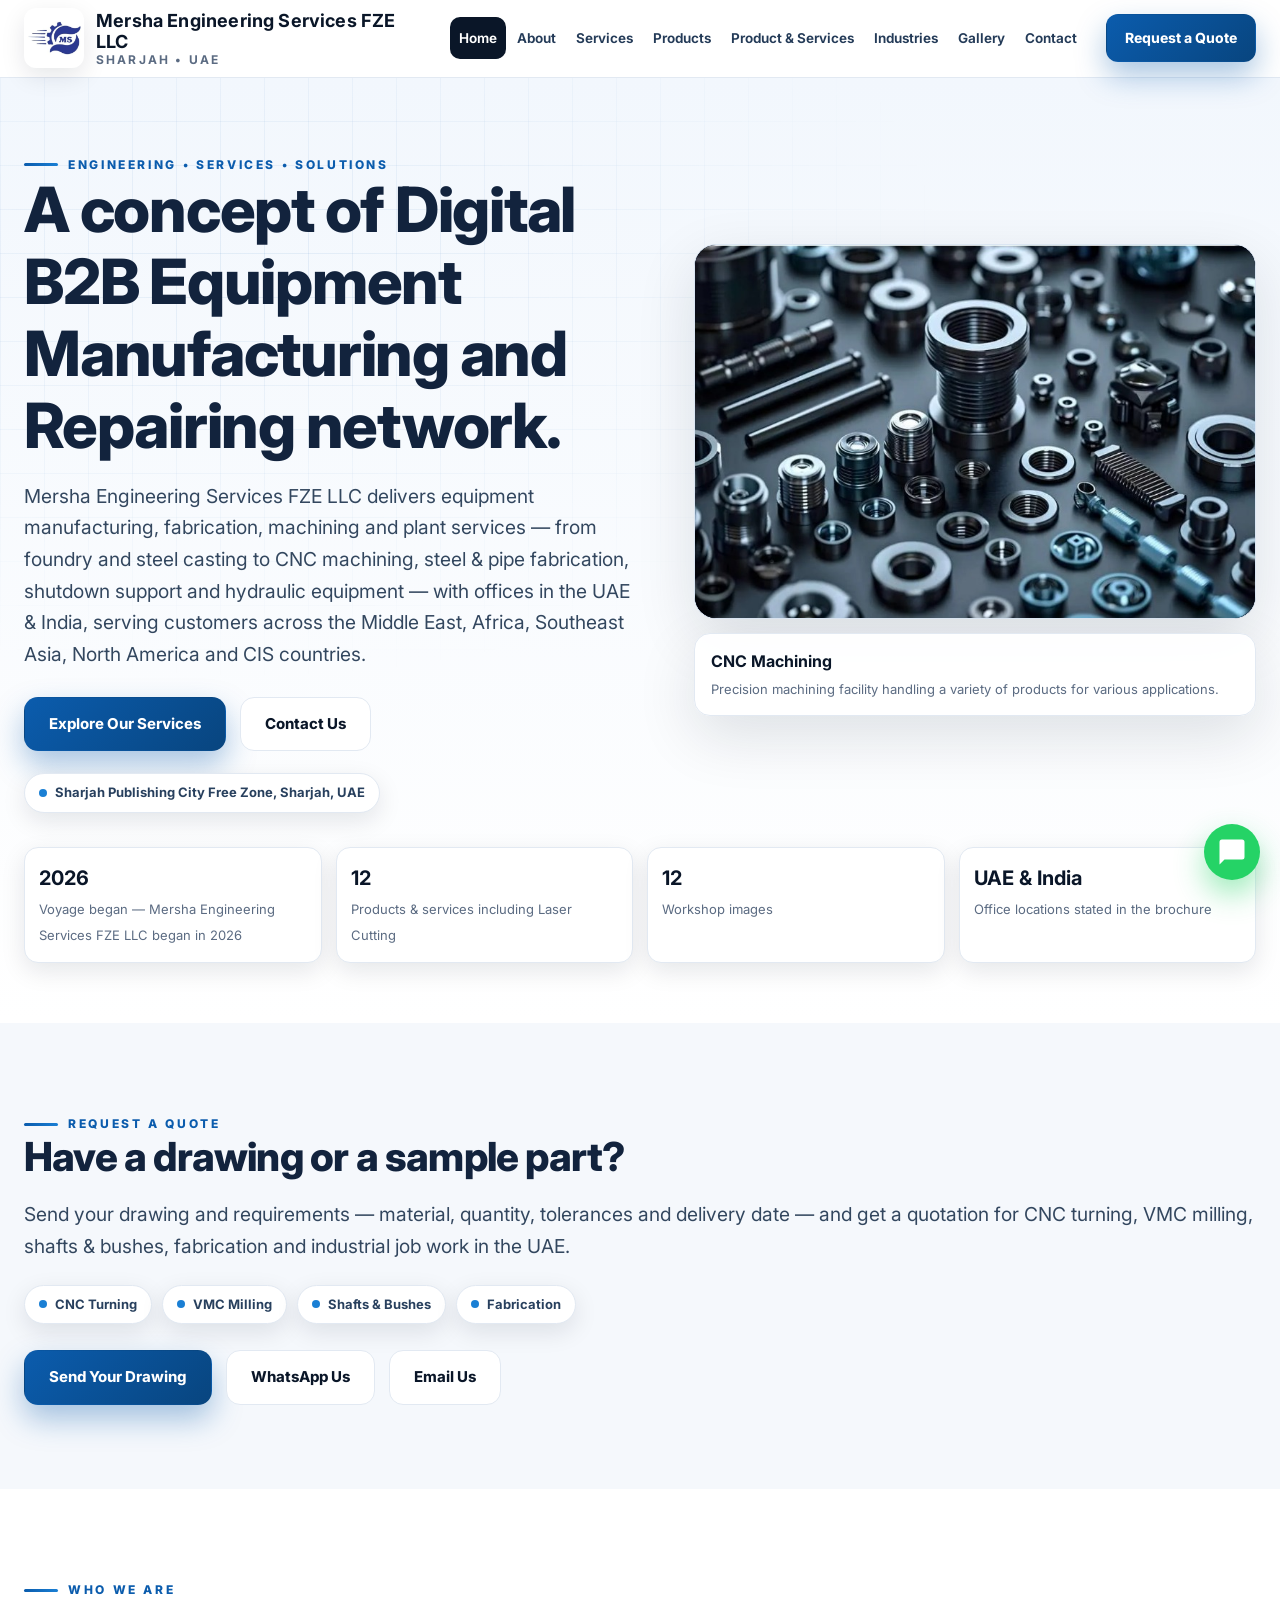
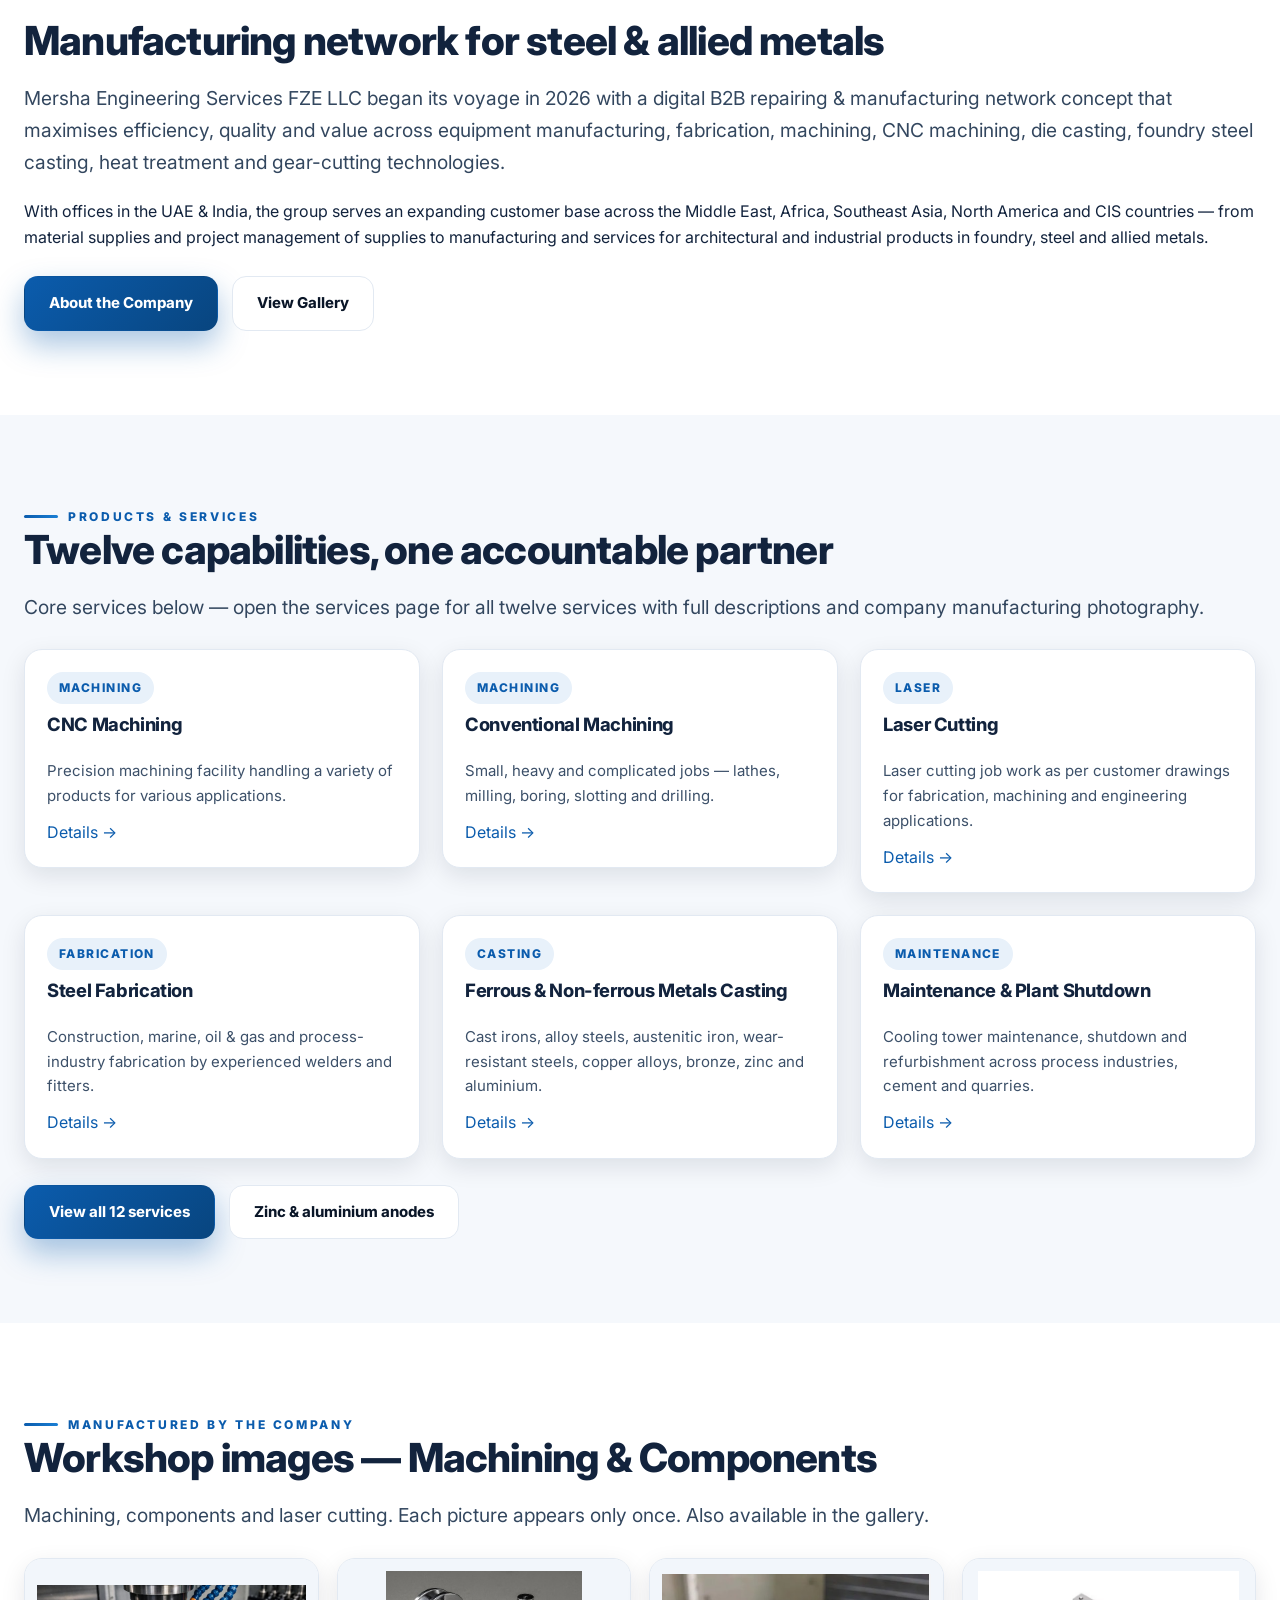
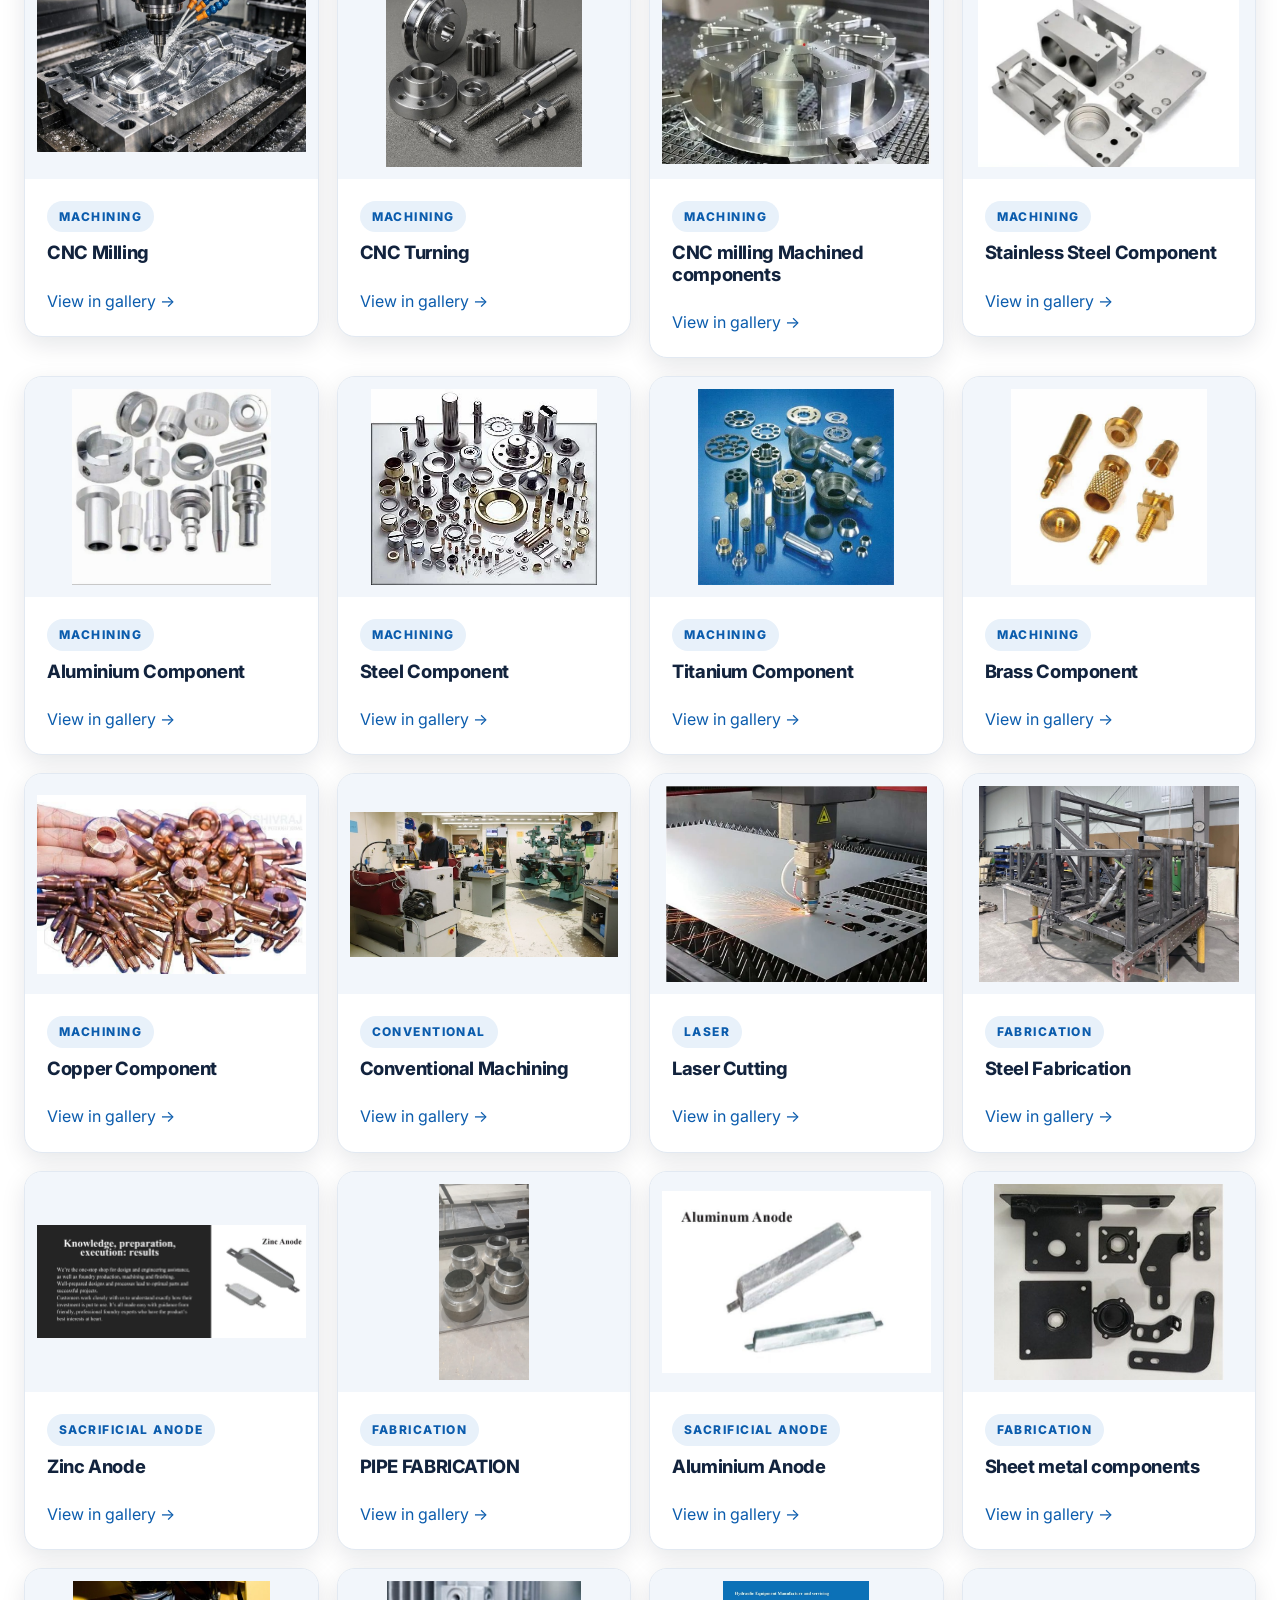
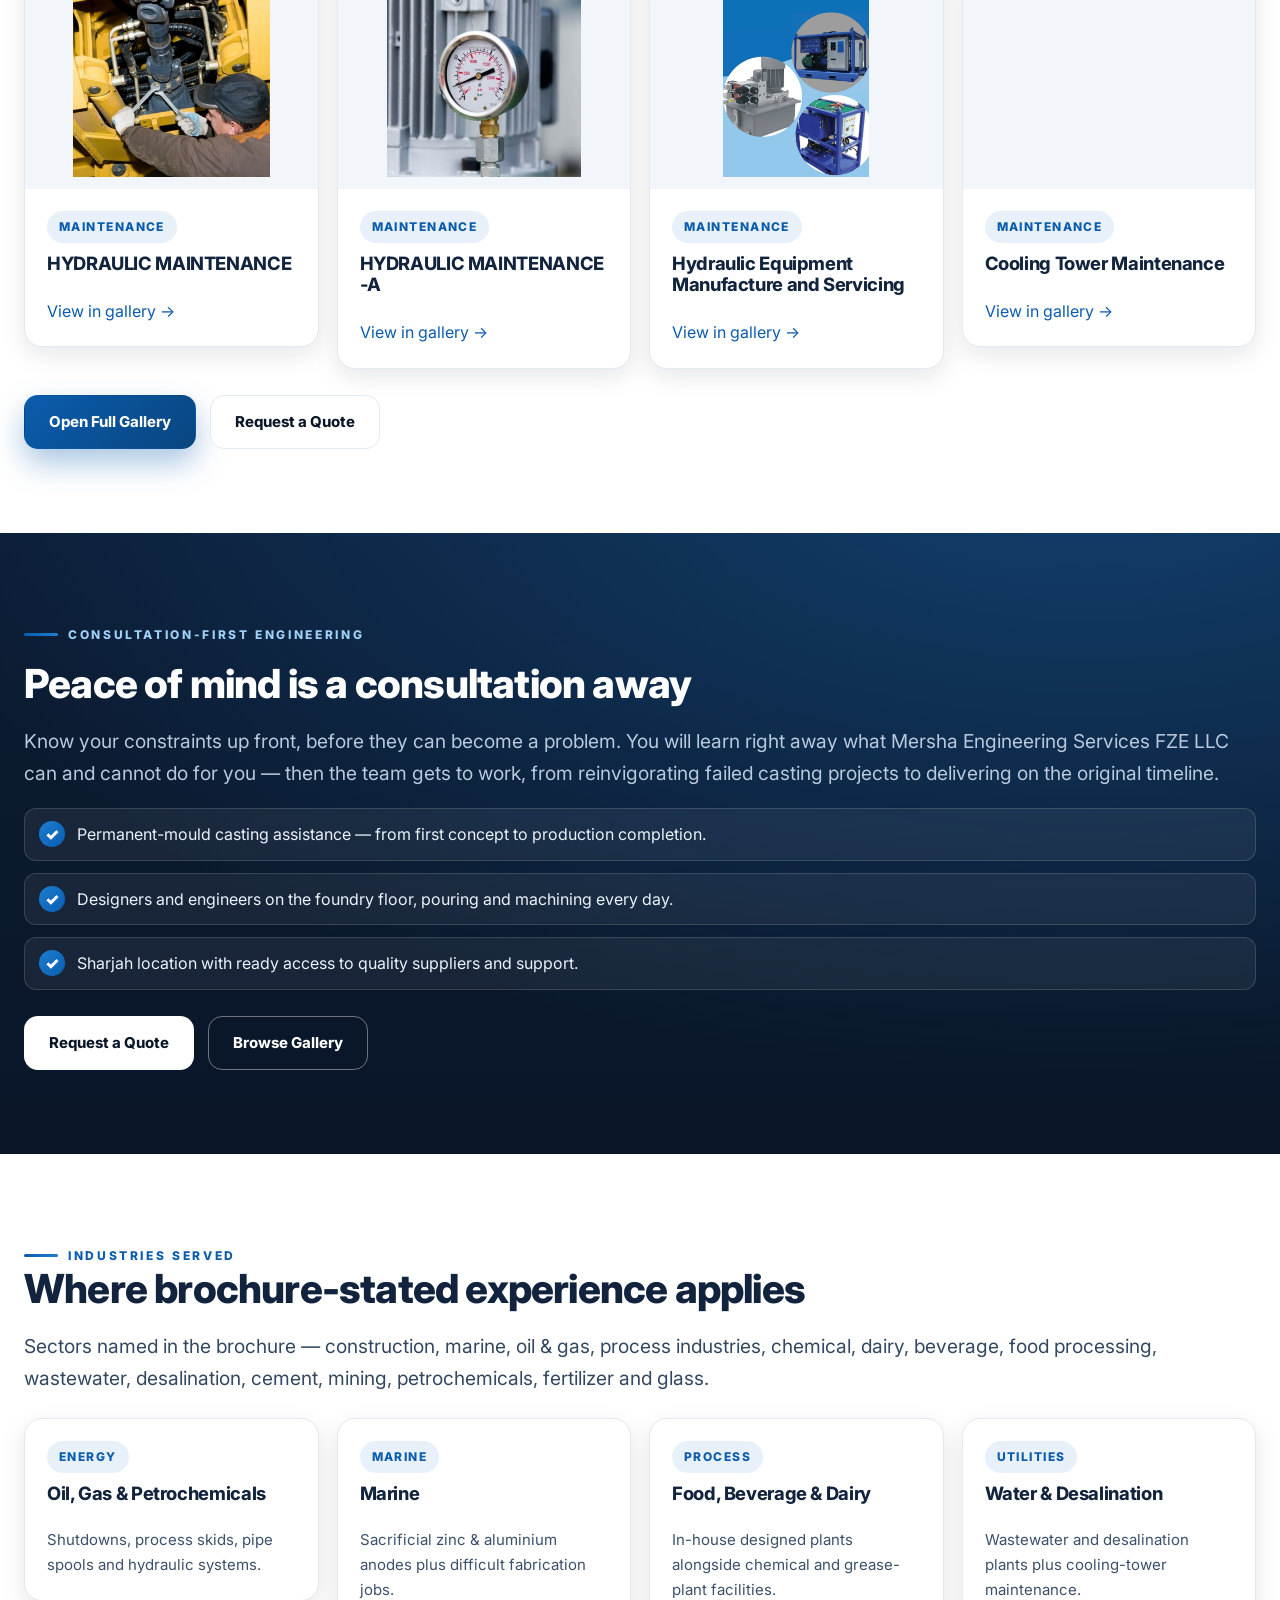
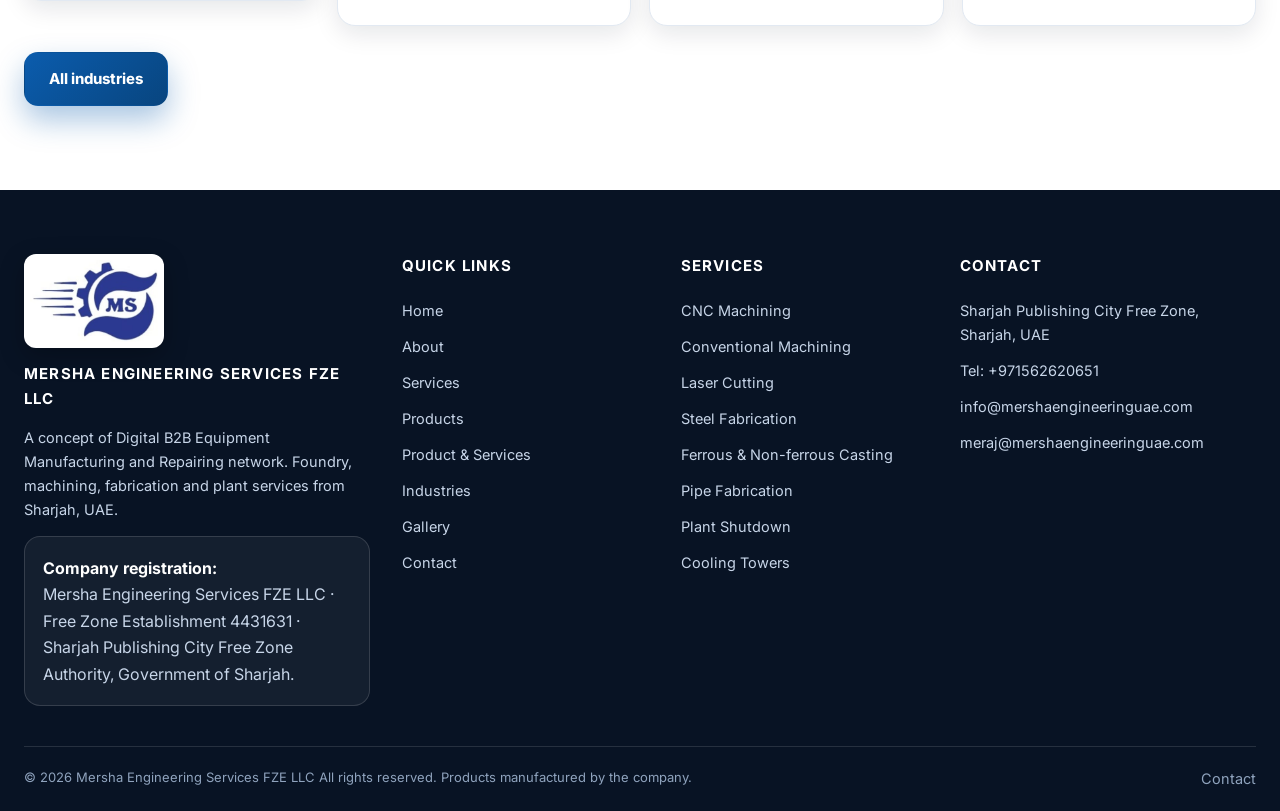
<file: index.html>
<!DOCTYPE html>
<html lang="en">
<head>
<meta charset="UTF-8">
<meta name="viewport" content="width=device-width, initial-scale=1.0">
<title>CNC Machining Services UAE | CNC Turning, VMC Milling & Fabrication — Mersha Engineering Services FZE LLC, Sharjah</title>
<meta name="description" content="CNC machining services UAE — CNC turning, VMC milling, precision machined parts and CNC job work in Sharjah: casting, conventional machining, steel and pipe fabrication, industrial fabrication and machine parts. A concept of Digital B2B Equipment Manufacturing and Repairing network.">
<meta property="og:title" content="Mersha Engineering Services FZE LLC — Engineering, Services & Solutions">
<meta property="og:description" content="Casting, machining, fabrication and plant services from Sharjah, UAE — serving the Middle East, Africa, Southeast Asia, North America and CIS countries.">
<meta property="og:type" content="website">
<meta property="og:image" content="assets/img/cnc-turning-machines-components.jpeg">
<meta name="robots" content="index,follow">
<link rel="icon" href="assets/img/company-logo.jpeg">
<link rel="preconnect" href="https://fonts.googleapis.com">
<link rel="preconnect" href="https://fonts.gstatic.com" crossorigin>
<link href="https://fonts.googleapis.com/css2?family=Inter:wght@400;600;700;800&family=Manrope:wght@500;700;800&display=swap" rel="stylesheet">
<link rel="stylesheet" href="assets/styles.css">
</head>
<body>
<header class="header">
  <div class="wrap header-inner">
    <a class="brand" href="index.html" aria-label="Mersha Engineering Services FZE LLC home">
      <span class="brand-mark brand-logo"><img src="assets/img/company-logo.jpeg" alt="Mersha Engineering Services FZE LLC logo"></span>
      <span class="brand-name"><strong>Mersha Engineering Services FZE LLC</strong><span>SHARJAH • UAE</span></span>
    </a>
    <nav class="nav-desktop" aria-label="Primary">
      <a href="index.html" class="active">Home</a><a href="about.html">About</a><a href="services.html">Services</a><a href="products.html">Products</a><a href="product-services.html">Product & Services</a><a href="industries.html">Industries</a><a href="gallery.html">Gallery</a><a href="contact.html">Contact</a>
    </nav>
    <a class="btn btn-primary btn-sm header-cta" href="contact.html">Request a Quote</a>
    <button class="menu-toggle" aria-expanded="false" aria-label="Open menu">☰</button>
  </div>
  <div class="mobile-panel"><nav aria-label="Mobile">
    <a class="mlink active" href="index.html">Home</a><a class="mlink" href="about.html">About</a><a class="mlink" href="services.html">Services</a><a class="mlink" href="products.html">Products</a><a class="mlink" href="industries.html">Industries</a><a class="mlink" href="gallery.html">Gallery</a><a class="mlink" href="contact.html">Contact</a>
    <a class="btn btn-primary" href="contact.html">Request a Quote</a>
  </nav></div>
</header>

<section class="hero">
  <div class="wrap">
    <div class="hero-grid">
      <div class="hero-copy">
        <span class="eyebrow">Engineering • Services • Solutions</span>
        <h1>A concept of Digital B2B Equipment Manufacturing and Repairing network.</h1>
        <p class="lead">Mersha Engineering Services FZE LLC delivers equipment manufacturing, fabrication, machining and plant services — from foundry and steel casting to CNC machining, steel &amp; pipe fabrication, shutdown support and hydraulic equipment — with offices in the UAE &amp; India, serving customers across the Middle East, Africa, Southeast Asia, North America and CIS countries.</p>
        <div class="hero-actions">
          <a class="btn btn-primary" href="services.html">Explore Our Services</a>
          <a class="btn btn-ghost" href="contact.html">Contact Us</a>
        </div>
        <div class="hero-badges">
          <span class="chip"><i></i>Sharjah Publishing City Free Zone, Sharjah, UAE</span>
        </div>
      </div>
      <div class="hero-media">
        <div class="hero-frame"><img src="assets/img/cnc-turning-machines-components.jpeg" alt="CNC machining — CNC Turning Machines components" fetchpriority="high"></div>
        <div class="hero-card"><strong>CNC Machining</strong><span>Precision machining facility handling a variety of products for various applications.</span></div>
      </div>
    </div>
    <div class="hero-strip">
      <div class="mini reveal"><strong>2026</strong><span>Voyage began — Mersha Engineering Services FZE LLC began in 2026</span></div>
      <div class="mini reveal"><strong>12</strong><span>Products &amp; services including Laser Cutting</span></div>
      <div class="mini reveal"><strong>12</strong><span>Workshop images</span></div>
      <div class="mini reveal"><strong>UAE &amp; India</strong><span>Office locations stated in the brochure</span></div>
    </div>
  </div>
</section>

<section class="section-soft"><div class="wrap">
<span class="eyebrow reveal">Request a quote</span>
<h2 class="reveal">Have a drawing or a sample part?</h2>
<p class="lead reveal">Send your drawing and requirements — material, quantity, tolerances and delivery date — and get a quotation for CNC turning, VMC milling, shafts &amp; bushes, fabrication and industrial job work in the UAE.</p>
<div class="hero-badges reveal"><span class="chip"><i></i>CNC Turning</span><span class="chip"><i></i>VMC Milling</span><span class="chip"><i></i>Shafts &amp; Bushes</span><span class="chip"><i></i>Fabrication</span></div>
<div class="hero-actions reveal"><a class="btn btn-primary" href="contact.html">Send Your Drawing</a><a class="btn btn-ghost" href="https://wa.me/971562620651?text=Hi%20Mersha%20Engineering%2C%20I%20want%20a%20quotation%20for%20a%20machining%20job.">WhatsApp Us</a><a class="btn btn-ghost" href="mailto:info@mershaengineeringuae.com?subject=Quotation%20request">Email Us</a></div>
</div></section>
<section>
  <div class="wrap">
    <span class="eyebrow reveal">Who we are</span>
    <div style="margin-top:18px">
      <div class="reveal">
        <h2>Manufacturing network for steel &amp; allied metals</h2>
        <p class="lead">Mersha Engineering Services FZE LLC began its voyage in 2026 with a digital B2B repairing &amp; manufacturing network concept that maximises efficiency, quality and value across equipment manufacturing, fabrication, machining, CNC machining, die casting, foundry steel casting, heat treatment and gear-cutting technologies.</p>
        <p>With offices in the UAE &amp; India, the group serves an expanding customer base across the Middle East, Africa, Southeast Asia, North America and CIS countries — from material supplies and project management of supplies to manufacturing and services for architectural and industrial products in foundry, steel and allied metals.</p>
        <div class="hero-actions"><a class="btn btn-primary" href="about.html">About the Company</a><a class="btn btn-ghost" href="gallery.html">View Gallery</a></div>
      </div>
      </div>
  </div>
</section>

<section class="section-soft">
  <div class="wrap">
    <span class="eyebrow reveal">Products &amp; services</span>
    <h2 class="reveal">Twelve capabilities, one accountable partner</h2>
    <p class="lead reveal">Core services below — open the services page for all twelve services with full descriptions and company manufacturing photography.</p>
    <div class="grid-3" style="margin-top:26px">
      <div class="card reveal"><div class="card-body"><span class="tag">Machining</span><h3>CNC Machining</h3><p>Precision machining facility handling a variety of products for various applications.</p><a href="services.html#cnc">Details →</a></div></div>
      <div class="card reveal"><div class="card-body"><span class="tag">Machining</span><h3>Conventional Machining</h3><p>Small, heavy and complicated jobs — lathes, milling, boring, slotting and drilling.</p><a href="services.html#conventional">Details →</a></div></div>
      <div class="card reveal"><div class="card-body"><span class="tag">Laser</span><h3>Laser Cutting</h3><p>Laser cutting job work as per customer drawings for fabrication, machining and engineering applications.</p><a href="services.html#laser">Details →</a></div></div>
      <div class="card reveal"><div class="card-body"><span class="tag">Fabrication</span><h3>Steel Fabrication</h3><p>Construction, marine, oil &amp; gas and process-industry fabrication by experienced welders and fitters.</p><a href="services.html#steel">Details →</a></div></div>
      <div class="card reveal"><div class="card-body"><span class="tag">Casting</span><h3>Ferrous &amp; Non-ferrous Metals Casting</h3><p>Cast irons, alloy steels, austenitic iron, wear-resistant steels, copper alloys, bronze, zinc and aluminium.</p><a href="services.html#casting">Details →</a></div></div>
      <div class="card reveal"><div class="card-body"><span class="tag">Maintenance</span><h3>Maintenance &amp; Plant Shutdown</h3><p>Cooling tower maintenance, shutdown and refurbishment across process industries, cement and quarries.</p><a href="services.html#cooling">Details →</a></div></div>
    </div>
    <div class="hero-actions reveal"><a class="btn btn-primary" href="services.html">View all 12 services</a><a class="btn btn-ghost" href="products.html">Zinc &amp; aluminium anodes</a></div>
  </div>
</section>

<section>
  <div class="wrap">
    <span class="eyebrow reveal">Manufactured by the company</span>
    <h2 class="reveal">Workshop images — Machining &amp; Components</h2>
    <p class="lead reveal">Machining, components and laser cutting. Each picture appears only once. Also available in the gallery.</p>
    <div class="grid-4" style="margin-top:26px">
      <div class="card reveal"><img class="contain" src="assets/img/cnc-milling.jpeg?v=2" alt="CNC Milling" decoding="async" loading="lazy"><div class="card-body"><span class="tag">Machining</span><h3>CNC Milling</h3><a href="gallery.html">View in gallery →</a></div></div>
      <div class="card reveal"><img class="contain" src="assets/img/cnc-turning.jpeg?v=2" alt="CNC Turning" decoding="async" loading="lazy"><div class="card-body"><span class="tag">Machining</span><h3>CNC Turning</h3><a href="gallery.html">View in gallery →</a></div></div>
      <div class="card reveal"><img class="contain" src="assets/img/cnc-milling-machined-components.jpeg" alt="CNC milling Machined components" decoding="async" loading="lazy"><div class="card-body"><span class="tag">Machining</span><h3>CNC milling Machined components</h3><a href="gallery.html">View in gallery →</a></div></div>
      <div class="card reveal"><img class="contain" src="assets/img/cnc-part-stainless-steel.jpg?v=3" alt="Stainless steel machined component" decoding="async" loading="lazy"><div class="card-body"><span class="tag">Machining</span><h3>Stainless Steel Component</h3><a href="gallery.html">View in gallery →</a></div></div>
      <div class="card reveal"><img class="contain" src="assets/img/cnc-part-aluminum.jpg?v=3" alt="Aluminium machined component" decoding="async" loading="lazy"><div class="card-body"><span class="tag">Machining</span><h3>Aluminium Component</h3><a href="gallery.html">View in gallery →</a></div></div>
      <div class="card reveal"><img class="contain" src="assets/img/cnc-part-steel.jpg?v=2" alt="Steel machined component" decoding="async" loading="lazy"><div class="card-body"><span class="tag">Machining</span><h3>Steel Component</h3><a href="gallery.html">View in gallery →</a></div></div>
      <div class="card reveal"><img class="contain" src="assets/img/cnc-part-titanium.jpg?v=2" alt="Titanium machined component" decoding="async" loading="lazy"><div class="card-body"><span class="tag">Machining</span><h3>Titanium Component</h3><a href="gallery.html">View in gallery →</a></div></div>
      <div class="card reveal"><img class="contain" src="assets/img/cnc-part-brass.jpg?v=2" alt="Brass machined component" decoding="async" loading="lazy"><div class="card-body"><span class="tag">Machining</span><h3>Brass Component</h3><a href="gallery.html">View in gallery →</a></div></div>
      <div class="card reveal"><img class="contain" src="assets/img/cnc-part-copper.jpg?v=2" alt="Copper machined component" decoding="async" loading="lazy"><div class="card-body"><span class="tag">Machining</span><h3>Copper Component</h3><a href="gallery.html">View in gallery →</a></div></div>
      <div class="card reveal"><img class="contain" src="assets/img/conventional-machinines.jpeg" alt="Conventional machinines" decoding="async" loading="lazy"><div class="card-body"><span class="tag">Conventional</span><h3>Conventional Machining</h3><a href="gallery.html">View in gallery →</a></div></div>
      <div class="card reveal"><img class="contain" src="assets/img/laser-cutting.jpeg" alt="Laser cutting" decoding="async" loading="lazy"><div class="card-body"><span class="tag">Laser</span><h3>Laser Cutting</h3><a href="gallery.html">View in gallery →</a></div></div>
      <div class="card reveal"><img class="contain" src="assets/img/fabrication.jpeg?v=2" alt="Steel Fabrication" decoding="async" loading="lazy"><div class="card-body"><span class="tag">Fabrication</span><h3>Steel Fabrication</h3><a href="gallery.html">View in gallery →</a></div></div>
      <div class="card reveal"><img class="contain" src="assets/img/zinc-anode.jpeg" alt="Zinc Anode" decoding="async" loading="lazy"><div class="card-body"><span class="tag">Sacrificial Anode</span><h3>Zinc Anode</h3><a href="gallery.html">View in gallery →</a></div></div>
      <div class="card reveal"><img class="contain" src="assets/img/fabricated-pipe-reducers.jpeg" alt="Pipe Fabrication" decoding="async" loading="lazy"><div class="card-body"><span class="tag">Fabrication</span><h3>PIPE FABRICATION</h3><a href="gallery.html">View in gallery →</a></div></div>
      <div class="card reveal"><img class="contain" src="assets/img/aluminium-anode.jpeg" alt="Aluminium Anode" decoding="async" loading="lazy"><div class="card-body"><span class="tag">Sacrificial Anode</span><h3>Aluminium Anode</h3><a href="gallery.html">View in gallery →</a></div></div>
      <div class="card reveal"><img class="contain" src="assets/img/sheet-metal-components.jpeg" alt="Sheet metal components" decoding="async" loading="lazy"><div class="card-body"><span class="tag">Fabrication</span><h3>Sheet metal components</h3><a href="gallery.html">View in gallery →</a></div></div>
      <div class="card reveal"><img class="contain" src="assets/img/hydraulic-maintenance.jpeg" alt="Hydraulic maintenance" decoding="async" loading="lazy"><div class="card-body"><span class="tag">Maintenance</span><h3>HYDRAULIC MAINTENANCE</h3><a href="gallery.html">View in gallery →</a></div></div>
      <div class="card reveal"><img class="contain" src="assets/img/hydraulic-maintenance-a.jpeg" alt="Hydraulic maintenance -A" decoding="async" loading="lazy"><div class="card-body"><span class="tag">Maintenance</span><h3>HYDRAULIC MAINTENANCE -A</h3><a href="gallery.html">View in gallery →</a></div></div>
      <div class="card reveal"><img class="contain" src="assets/img/hydraulic-equipment-servicing.jpeg" alt="Hydraulic Equipment Manufacture and Servicing" decoding="async" loading="lazy"><div class="card-body"><span class="tag">Maintenance</span><h3>Hydraulic Equipment Manufacture and Servicing</h3><a href="gallery.html">View in gallery →</a></div></div>
      <div class="card reveal"><img class="contain" src="assets/img/cooling-tower-maintenance.jpeg" alt="Cooling Tower Maintenance" decoding="async" loading="lazy"><div class="card-body"><span class="tag">Maintenance</span><h3>Cooling Tower Maintenance</h3><a href="gallery.html">View in gallery →</a></div></div>
    </div>
    <div class="hero-actions reveal"><a class="btn btn-primary" href="gallery.html">Open Full Gallery</a><a class="btn btn-ghost" href="contact.html">Request a Quote</a></div>
  </div>
</section>

<section class="section-navy">
  <div class="wrap">
    <span class="eyebrow reveal" style="color:#9fd0f5">Consultation-first engineering</span>
    <div style="margin-top:16px">
      <div class="reveal">
        <h2>Peace of mind is a consultation away</h2>
        <p class="lead">Know your constraints up front, before they can become a problem. You will learn right away what Mersha Engineering Services FZE LLC can and cannot do for you — then the team gets to work, from reinvigorating failed casting projects to delivering on the original timeline.</p>
        <ul class="checklist">
          <li><span class="tick">✓</span><span>Permanent-mould casting assistance — from first concept to production completion.</span></li>
          <li><span class="tick">✓</span><span>Designers and engineers on the foundry floor, pouring and machining every day.</span></li>
          <li><span class="tick">✓</span><span>Sharjah location with ready access to quality suppliers and support.</span></li>
        </ul>
        <div class="hero-actions"><a class="btn btn-light" href="contact.html">Request a Quote</a><a class="btn btn-ghost" href="gallery.html" style="background:transparent;color:#fff;border-color:rgba(255,255,255,.4)">Browse Gallery</a></div>
      </div>
      </div>
  </div>
</section>

<section>
  <div class="wrap">
    <span class="eyebrow reveal">Industries served</span>
    <h2 class="reveal">Where brochure-stated experience applies</h2>
    <p class="lead reveal">Sectors named in the brochure — construction, marine, oil &amp; gas, process industries, chemical, dairy, beverage, food processing, wastewater, desalination, cement, mining, petrochemicals, fertilizer and glass.</p>
    <div class="grid-4" style="margin-top:24px">
      <div class="card reveal"><div class="card-body"><span class="tag">Energy</span><h3>Oil, Gas &amp; Petrochemicals</h3><p>Shutdowns, process skids, pipe spools and hydraulic systems.</p></div></div>
      <div class="card reveal"><div class="card-body"><span class="tag">Marine</span><h3>Marine</h3><p>Sacrificial zinc &amp; aluminium anodes plus difficult fabrication jobs.</p></div></div>
      <div class="card reveal"><div class="card-body"><span class="tag">Process</span><h3>Food, Beverage &amp; Dairy</h3><p>In-house designed plants alongside chemical and grease-plant facilities.</p></div></div>
      <div class="card reveal"><div class="card-body"><span class="tag">Utilities</span><h3>Water &amp; Desalination</h3><p>Wastewater and desalination plants plus cooling-tower maintenance.</p></div></div>
    </div>
    <div class="hero-actions reveal"><a class="btn btn-primary" href="industries.html">All industries</a></div>
  </div>
</section>

<footer class="footer">
  <div class="wrap">
    <div class="footer-grid">
      <div class="footer-brand"><img src="assets/img/company-logo.jpeg" alt="Mersha Engineering Services FZE LLC logo" class="footer-logo"><h4>Mersha Engineering Services FZE LLC</h4>
        <p>A concept of Digital B2B Equipment Manufacturing and Repairing network. Foundry, machining, fabrication and plant services from Sharjah, UAE.</p><div class="doc-card"><strong style="color:#fff">Company registration:</strong><br>Mersha Engineering Services FZE LLC · Free Zone Establishment 4431631 · Sharjah Publishing City Free Zone Authority, Government of Sharjah.</div>
        
      </div>
      <div><h4>Quick Links</h4><a href="index.html">Home</a><a href="about.html">About</a><a href="services.html">Services</a><a href="products.html">Products</a><a href="product-services.html">Product & Services</a><a href="industries.html">Industries</a><a href="gallery.html">Gallery</a><a href="contact.html">Contact</a></div>
      <div><h4>Services</h4><a href="services.html#cnc">CNC Machining</a><a href="services.html#conventional">Conventional Machining</a><a href="services.html#laser">Laser Cutting</a><a href="services.html#steel">Steel Fabrication</a><a href="services.html#casting">Ferrous &amp; Non-ferrous Casting</a><a href="services.html#pipe">Pipe Fabrication</a><a href="services.html#shutdown">Plant Shutdown</a><a href="services.html#cooling">Cooling Towers</a></div>
      <div><h4>Contact</h4><a href="contact.html">Sharjah Publishing City Free Zone, Sharjah, UAE</a><a href="tel:+971562620651">Tel: +971562620651</a><a href="mailto:info@mershaengineeringuae.com">info@mershaengineeringuae.com</a><a href="mailto:meraj@mershaengineeringuae.com">meraj@mershaengineeringuae.com</a></div>
    </div>
    <div class="footer-bottom"><span>© <span id="year">2026</span> Mersha Engineering Services FZE LLC All rights reserved. Products manufactured by the company.</span><span><a href="contact.html" style="display:inline;color:#8fa3bd">Contact</a></span></div>
  </div>
</footer>
<a class="wa-float" href="https://wa.me/971562620651?text=Hi%20Mersha%20Engineering%2C%20I%20want%20a%20quotation." target="_blank" rel="noopener" aria-label="Chat on WhatsApp"><svg viewBox="0 0 24 24" fill="currentColor"><path d="M20 2H4a2 2 0 0 0-2 2v18l4-4h14a2 2 0 0 0 2-2V4a2 2 0 0 0-2-2z"/></svg></a>
<script src="assets/site.js?v=20261024"></script>
</body>
</html>
</file>
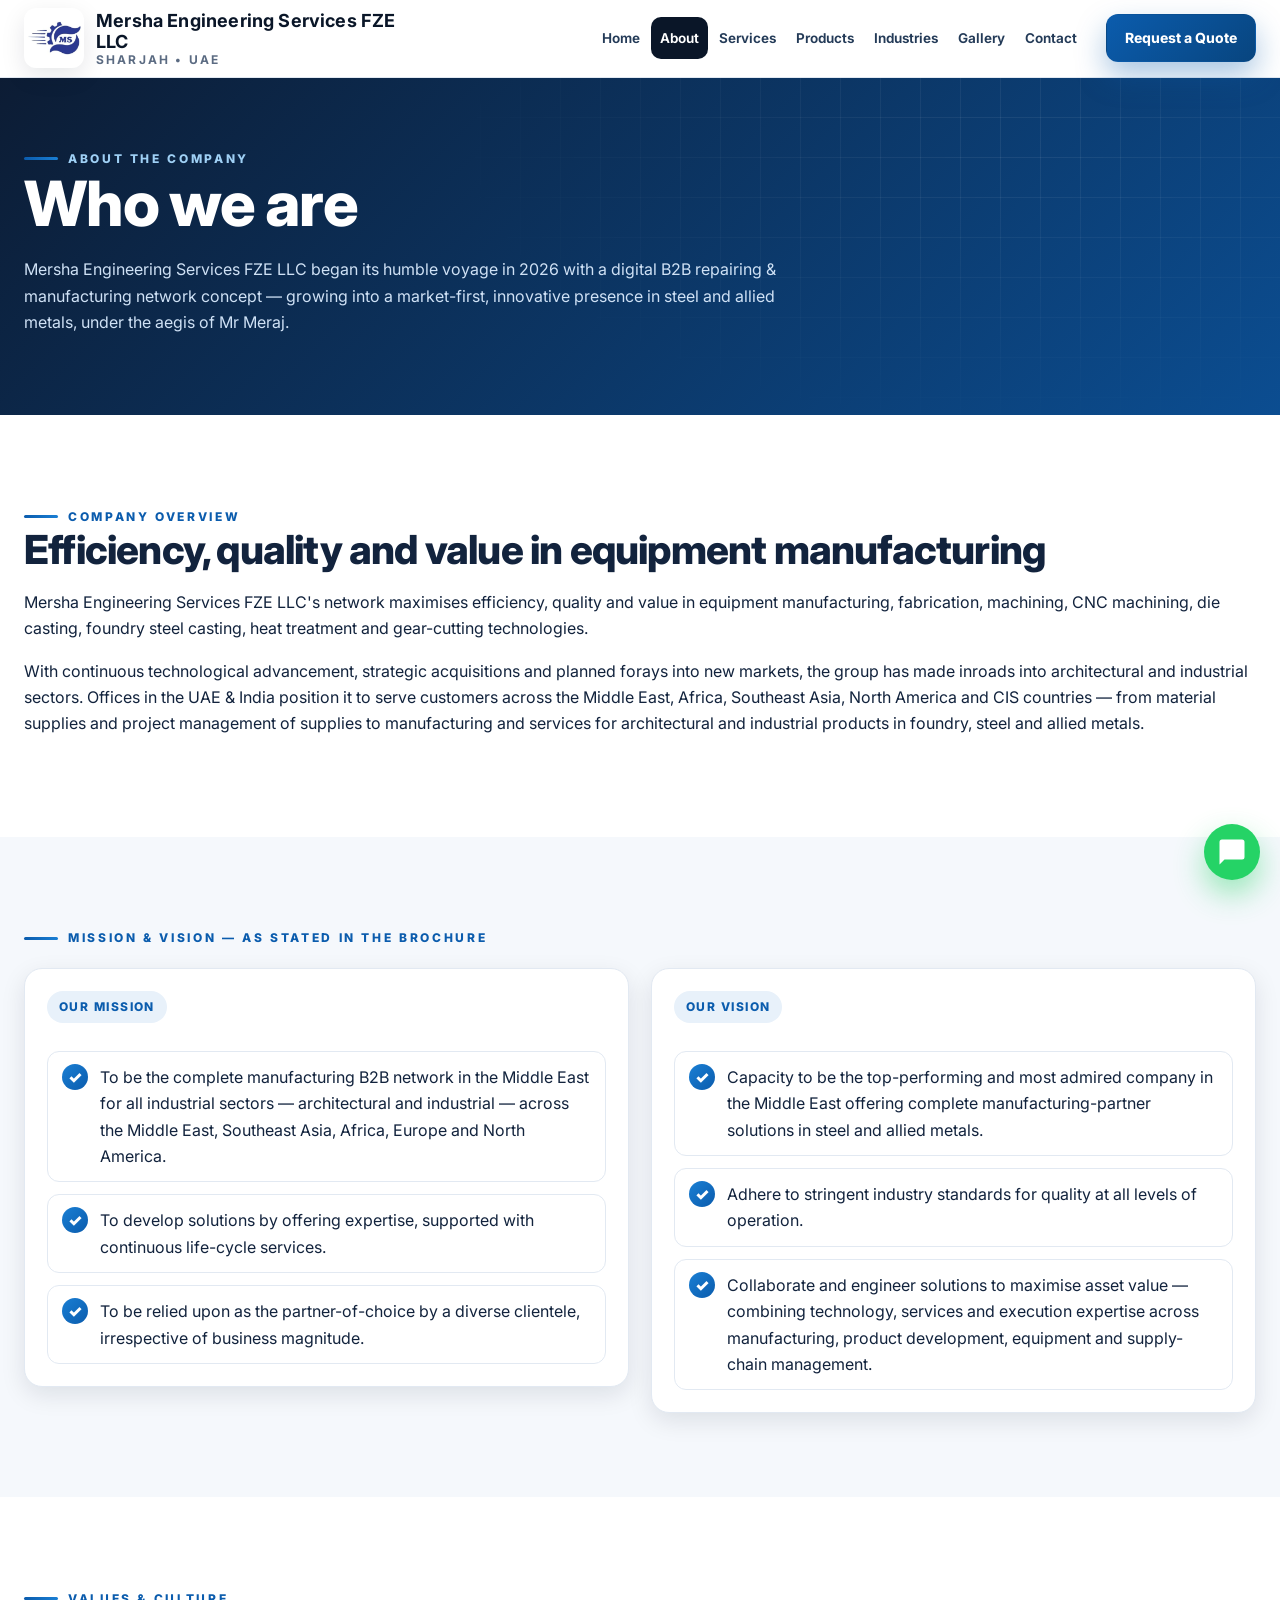
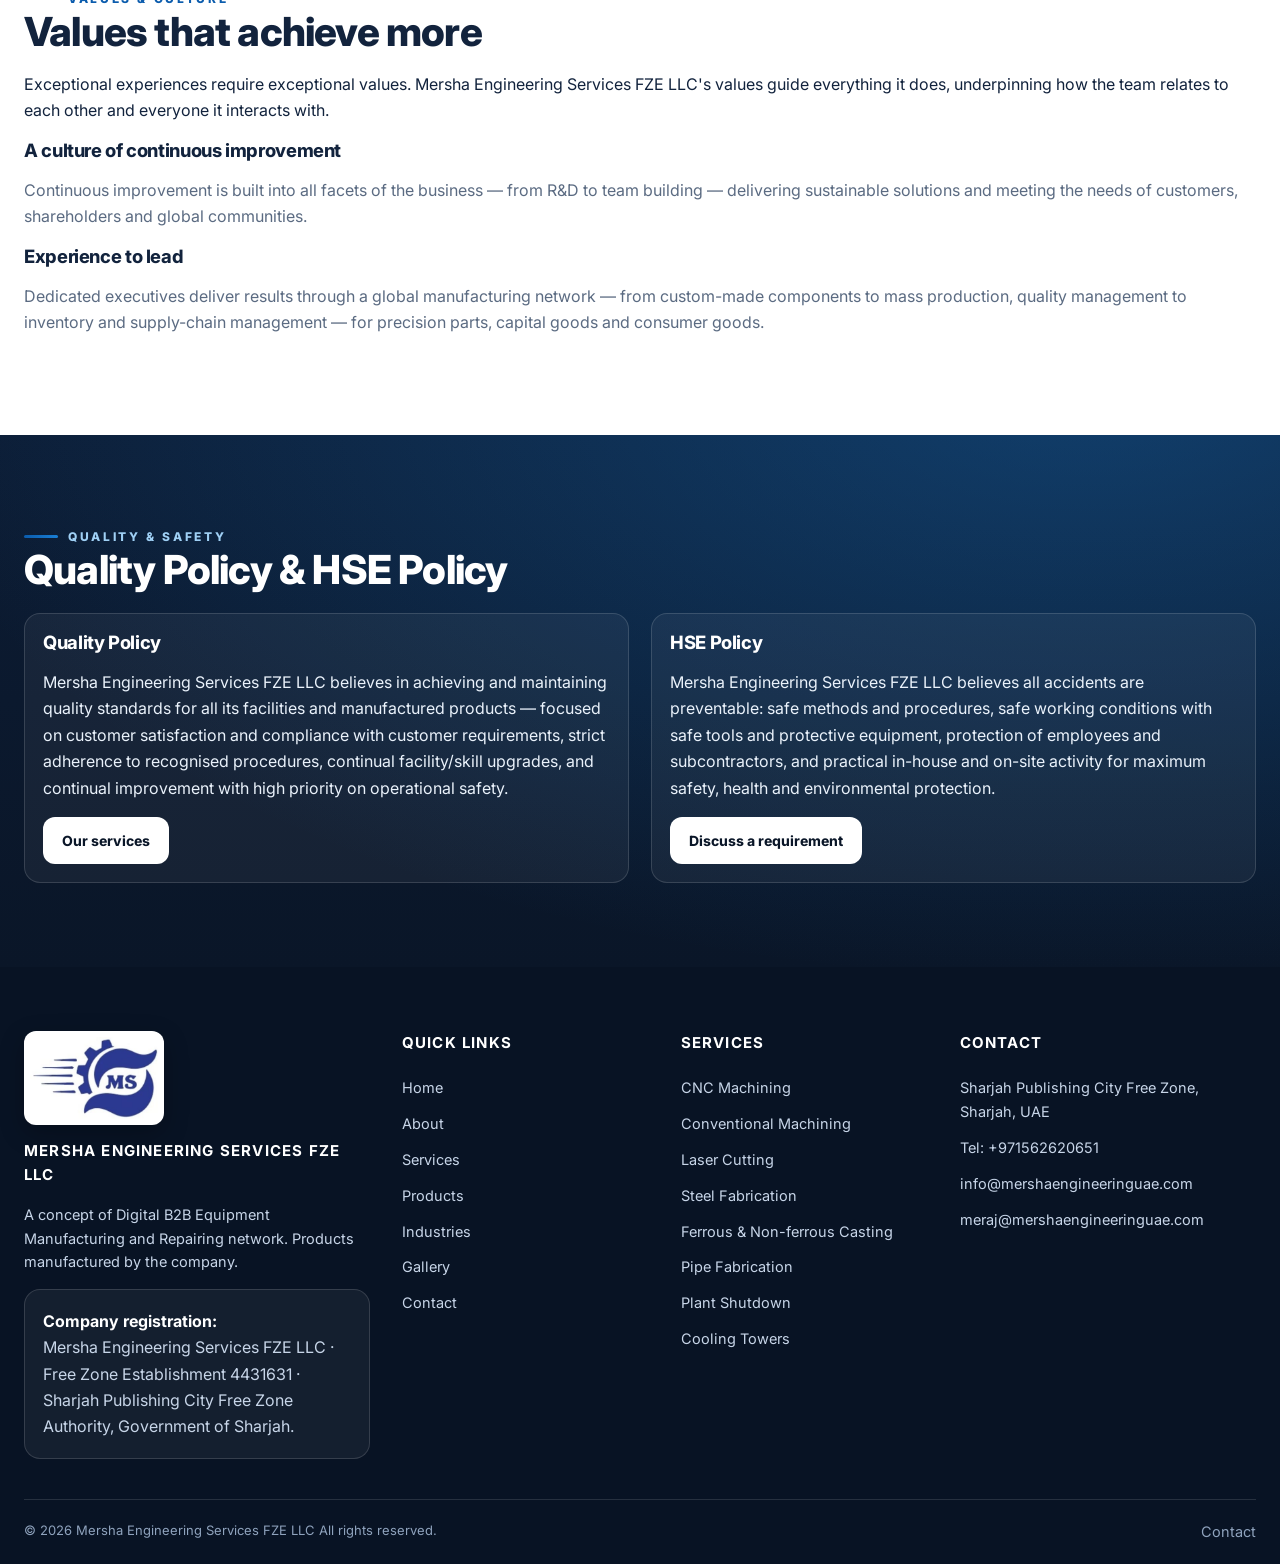
<file: about.html>
<!DOCTYPE html>
<html lang="en">
<head>
<meta charset="UTF-8"><meta name="viewport" content="width=device-width, initial-scale=1.0">
<title>About — Mersha Engineering Services FZE LLC, Sharjah UAE</title>
<meta name="description" content="About Mersha Engineering Services FZE LLC: group voyage since 2026, mission, vision, values, quality and HSE policies. Offices in UAE & India; serving Middle East, Africa, Southeast Asia, North America and CIS countries.">
<link rel="icon" href="assets/img/company-logo.jpeg">
<link href="https://fonts.googleapis.com/css2?family=Inter:wght@400;600;700;800&display=swap" rel="stylesheet">
<link rel="stylesheet" href="assets/styles.css">
</head>
<body>
<header class="header"><div class="wrap header-inner">
<a class="brand" href="index.html"><span class="brand-mark brand-logo"><img src="assets/img/company-logo.jpeg" alt="Mersha Engineering Services FZE LLC logo"></span><span class="brand-name"><strong>Mersha Engineering Services FZE LLC</strong><span>SHARJAH • UAE</span></span></a>
<nav class="nav-desktop"><a href="index.html">Home</a><a href="about.html" class="active">About</a><a href="services.html">Services</a><a href="products.html">Products</a><a href="industries.html">Industries</a><a href="gallery.html">Gallery</a><a href="contact.html">Contact</a></nav>
<a class="btn btn-primary btn-sm header-cta" href="contact.html">Request a Quote</a>
<button class="menu-toggle" aria-expanded="false" aria-label="Open menu">☰</button></div>
<div class="mobile-panel"><nav><a class="mlink" href="index.html">Home</a><a class="mlink active" href="about.html">About</a><a class="mlink" href="services.html">Services</a><a class="mlink" href="products.html">Products</a><a class="mlink" href="industries.html">Industries</a><a class="mlink" href="gallery.html">Gallery</a><a class="mlink" href="contact.html">Contact</a><a class="btn btn-primary" href="contact.html">Request a Quote</a></nav></div></header>

<div class="page-hero"><div class="wrap"><span class="eyebrow" style="color:#9fd0f5">About the company</span><h1>Who we are</h1><p>Mersha Engineering Services FZE LLC began its humble voyage in 2026 with a digital B2B repairing &amp; manufacturing network concept — growing into a market-first, innovative presence in steel and allied metals, under the aegis of Mr Meraj.</p></div></div>

<section><div class="wrap">
<div><div class="reveal"><span class="eyebrow">Company overview</span><h2>Efficiency, quality and value in equipment manufacturing</h2>
<p>Mersha Engineering Services FZE LLC's network maximises efficiency, quality and value in equipment manufacturing, fabrication, machining, CNC machining, die casting, foundry steel casting, heat treatment and gear-cutting technologies.</p>
<p>With continuous technological advancement, strategic acquisitions and planned forays into new markets, the group has made inroads into architectural and industrial sectors. Offices in the UAE &amp; India position it to serve customers across the Middle East, Africa, Southeast Asia, North America and CIS countries — from material supplies and project management of supplies to manufacturing and services for architectural and industrial products in foundry, steel and allied metals.</p></div>
</div>
</div></section>

<section class="section-soft"><div class="wrap">
<span class="eyebrow reveal">Mission &amp; vision — as stated in the brochure</span>
<div class="grid-2" style="margin-top:20px">
<div class="card reveal"><div class="card-body"><span class="tag">Our mission</span><ul class="checklist"><li><span class="tick">✓</span><span>To be the complete manufacturing B2B network in the Middle East for all industrial sectors — architectural and industrial — across the Middle East, Southeast Asia, Africa, Europe and North America.</span></li><li><span class="tick">✓</span><span>To develop solutions by offering expertise, supported with continuous life-cycle services.</span></li><li><span class="tick">✓</span><span>To be relied upon as the partner-of-choice by a diverse clientele, irrespective of business magnitude.</span></li></ul></div></div>
<div class="card reveal"><div class="card-body"><span class="tag">Our vision</span><ul class="checklist"><li><span class="tick">✓</span><span>Capacity to be the top-performing and most admired company in the Middle East offering complete manufacturing-partner solutions in steel and allied metals.</span></li><li><span class="tick">✓</span><span>Adhere to stringent industry standards for quality at all levels of operation.</span></li><li><span class="tick">✓</span><span>Collaborate and engineer solutions to maximise asset value — combining technology, services and execution expertise across manufacturing, product development, equipment and supply-chain management.</span></li></ul></div></div>
</div></div></section>

<section><div class="wrap">
<div><div class="reveal"><span class="eyebrow">Values &amp; culture</span><h2>Values that achieve more</h2>
<p>Exceptional experiences require exceptional values. Mersha Engineering Services FZE LLC's values guide everything it does, underpinning how the team relates to each other and everyone it interacts with.</p>
<h3>A culture of continuous improvement</h3><p class="muted">Continuous improvement is built into all facets of the business — from R&amp;D to team building — delivering sustainable solutions and meeting the needs of customers, shareholders and global communities.</p>
<h3>Experience to lead</h3><p class="muted">Dedicated executives deliver results through a global manufacturing network — from custom-made components to mass production, quality management to inventory and supply-chain management — for precision parts, capital goods and consumer goods.</p></div></div>
</div></section>

<section class="section-navy"><div class="wrap">
<span class="eyebrow reveal" style="color:#9fd0f5">Quality &amp; safety</span><h2 class="reveal">Quality Policy &amp; HSE Policy</h2>
<div class="grid-2" style="margin-top:20px">
<div class="doc-card reveal"><h3 style="color:#fff">Quality Policy</h3><p>Mersha Engineering Services FZE LLC believes in achieving and maintaining quality standards for all its facilities and manufactured products — focused on customer satisfaction and compliance with customer requirements, strict adherence to recognised procedures, continual facility/skill upgrades, and continual improvement with high priority on operational safety.</p><a class="btn btn-light btn-sm" href="services.html">Our services</a></div>
<div class="doc-card reveal"><h3 style="color:#fff">HSE Policy</h3><p>Mersha Engineering Services FZE LLC believes all accidents are preventable: safe methods and procedures, safe working conditions with safe tools and protective equipment, protection of employees and subcontractors, and practical in-house and on-site activity for maximum safety, health and environmental protection.</p><a class="btn btn-light btn-sm" href="contact.html">Discuss a requirement</a></div>
</div></div></section>

<footer class="footer"><div class="wrap"><div class="footer-grid">
<div class="footer-brand"><img src="assets/img/company-logo.jpeg" alt="Mersha Engineering Services FZE LLC logo" class="footer-logo"><h4>Mersha Engineering Services FZE LLC</h4><p>A concept of Digital B2B Equipment Manufacturing and Repairing network. Products manufactured by the company.</p><div class="doc-card"><strong style="color:#fff">Company registration:</strong><br>Mersha Engineering Services FZE LLC · Free Zone Establishment 4431631 · Sharjah Publishing City Free Zone Authority, Government of Sharjah.</div></div>
<div><h4>Quick Links</h4><a href="index.html">Home</a><a href="about.html">About</a><a href="services.html">Services</a><a href="products.html">Products</a><a href="industries.html">Industries</a><a href="gallery.html">Gallery</a><a href="contact.html">Contact</a></div>
<div><h4>Services</h4><a href="services.html#cnc">CNC Machining</a><a href="services.html#conventional">Conventional Machining</a><a href="services.html#laser">Laser Cutting</a><a href="services.html#steel">Steel Fabrication</a><a href="services.html#casting">Ferrous &amp; Non-ferrous Casting</a><a href="services.html#pipe">Pipe Fabrication</a><a href="services.html#shutdown">Plant Shutdown</a><a href="services.html#cooling">Cooling Towers</a></div>
<div><h4>Contact</h4><a href="contact.html">Sharjah Publishing City Free Zone, Sharjah, UAE</a><a href="tel:+971562620651">Tel: +971562620651</a><a href="mailto:info@mershaengineeringuae.com">info@mershaengineeringuae.com</a><a href="mailto:meraj@mershaengineeringuae.com">meraj@mershaengineeringuae.com</a></div></div>
<div class="footer-bottom"><span>© <span id="year">2026</span> Mersha Engineering Services FZE LLC All rights reserved.</span><span><a href="contact.html" style="display:inline;color:#8fa3bd">Contact</a></span></div></div></footer>
<a class="wa-float" href="https://wa.me/971562620651?text=Hi%20Mersha%20Engineering%2C%20I%20want%20a%20quotation." target="_blank" rel="noopener" aria-label="Chat on WhatsApp"><svg viewBox="0 0 24 24" fill="currentColor"><path d="M20 2H4a2 2 0 0 0-2 2v18l4-4h14a2 2 0 0 0 2-2V4a2 2 0 0 0-2-2z"/></svg></a>
<script src="assets/site.js?v=20261024"></script>
</body>
</html>
</file>
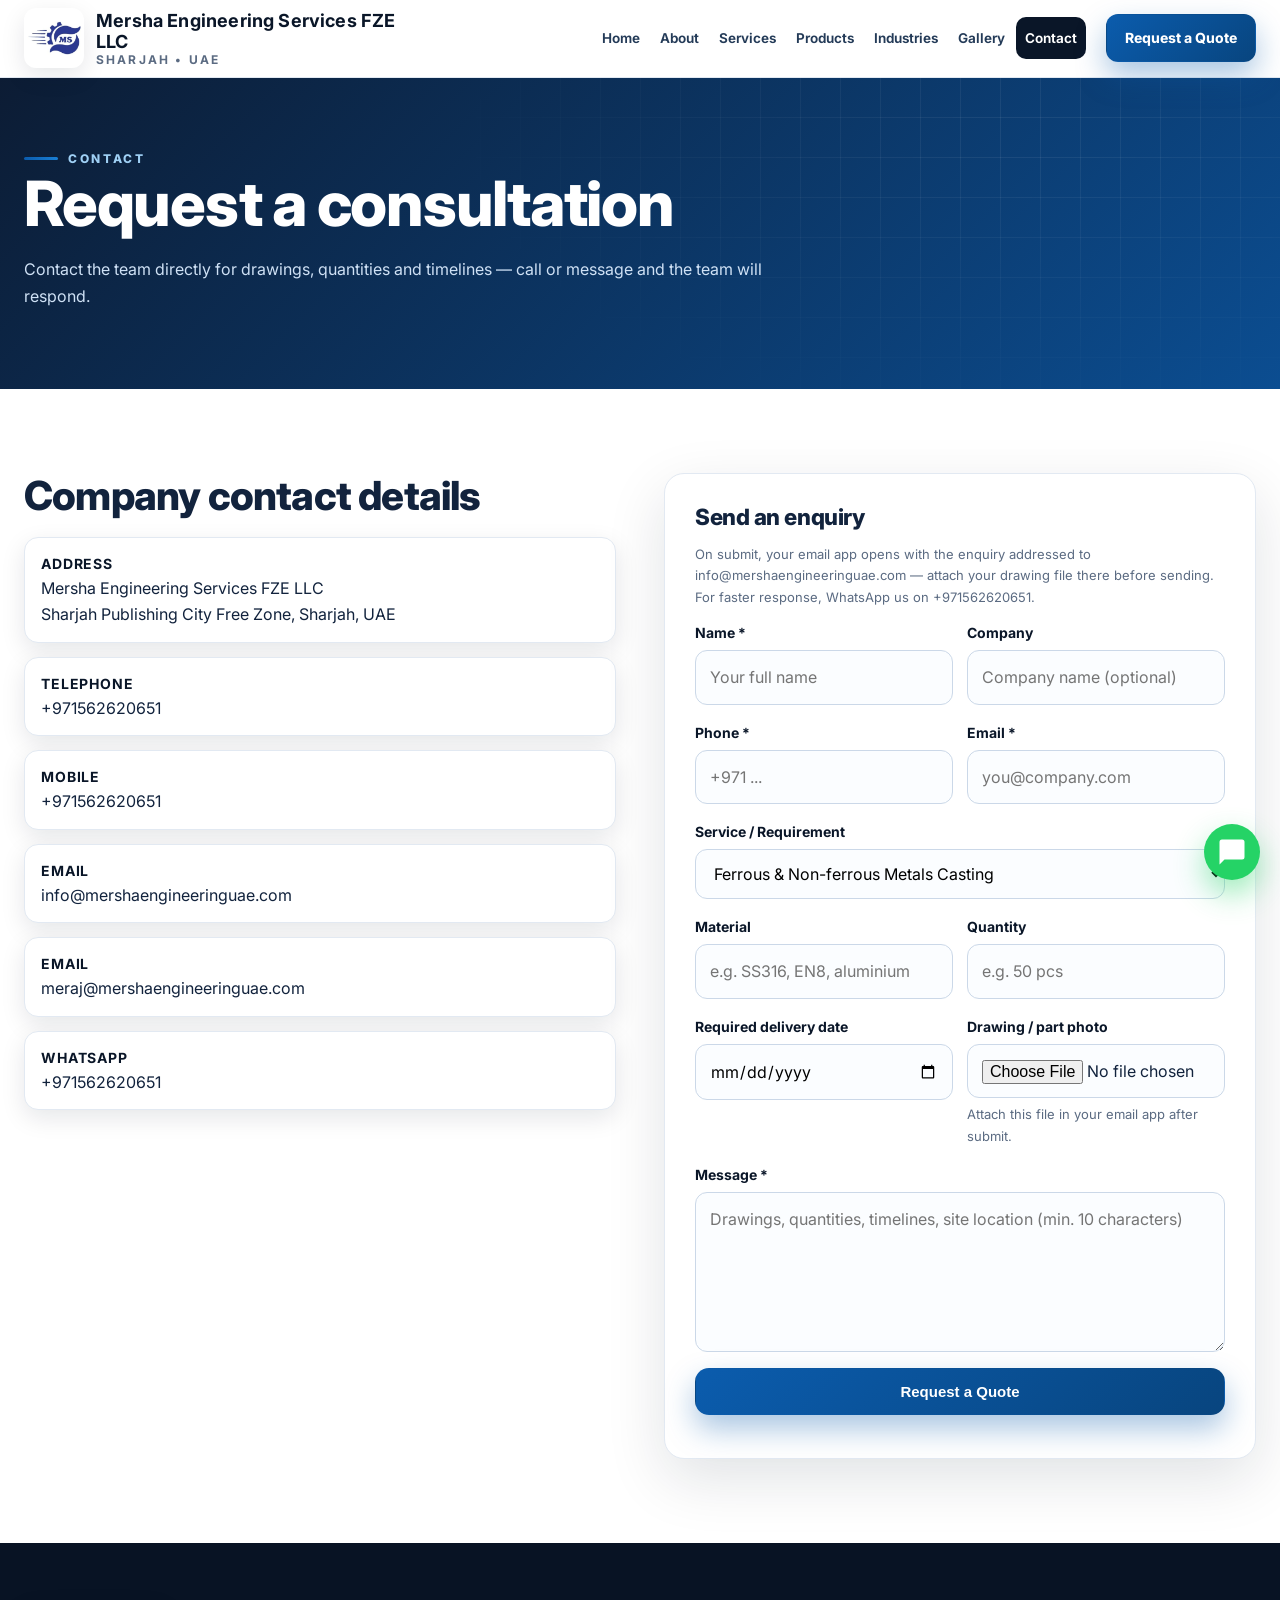
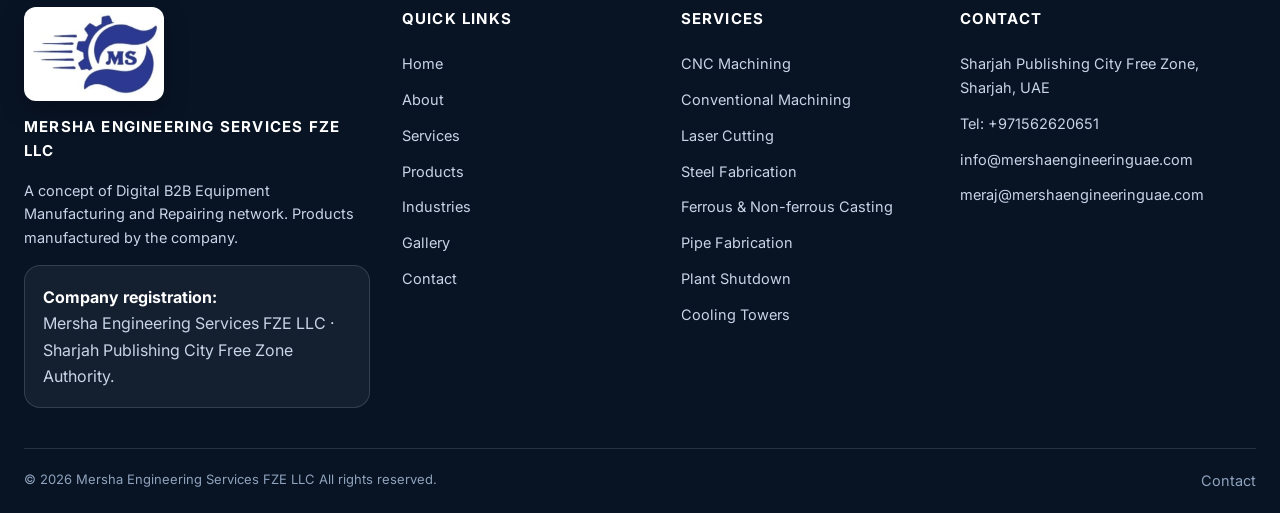
<file: contact.html>
<!DOCTYPE html>
<html lang="en">
<head>
<meta charset="UTF-8"><meta name="viewport" content="width=device-width, initial-scale=1.0">
<title>Contact — Mersha Engineering Services FZE LLC, Sharjah UAE</title>
<meta name="description" content="Contact Mersha Engineering Services FZE LLC: Sharjah Publishing City Free Zone, Sharjah, UAE. Tel / Mob / WhatsApp +971562620651. Email info@mershaengineeringuae.com, meraj@mershaengineeringuae.com.">
<link rel="icon" href="assets/img/company-logo.jpeg">
<link href="https://fonts.googleapis.com/css2?family=Inter:wght@400;600;700;800&display=swap" rel="stylesheet">
<link rel="stylesheet" href="assets/styles.css">
</head>
<body>
<header class="header"><div class="wrap header-inner">
<a class="brand" href="index.html"><span class="brand-mark brand-logo"><img src="assets/img/company-logo.jpeg" alt="Mersha Engineering Services FZE LLC logo"></span><span class="brand-name"><strong>Mersha Engineering Services FZE LLC</strong><span>SHARJAH • UAE</span></span></a>
<nav class="nav-desktop"><a href="index.html">Home</a><a href="about.html">About</a><a href="services.html">Services</a><a href="products.html">Products</a><a href="industries.html">Industries</a><a href="gallery.html">Gallery</a><a href="contact.html" class="active">Contact</a></nav>
<a class="btn btn-primary btn-sm header-cta" href="contact.html">Request a Quote</a>
<button class="menu-toggle" aria-expanded="false" aria-label="Open menu">☰</button></div>
<div class="mobile-panel"><nav><a class="mlink" href="index.html">Home</a><a class="mlink" href="about.html">About</a><a class="mlink" href="services.html">Services</a><a class="mlink" href="products.html">Products</a><a class="mlink" href="industries.html">Industries</a><a class="mlink" href="gallery.html">Gallery</a><a class="mlink active" href="contact.html">Contact</a><a class="btn btn-primary" href="contact.html">Request a Quote</a></nav></div></header>

<div class="page-hero"><div class="wrap"><span class="eyebrow" style="color:#9fd0f5">Contact</span><h1>Request a consultation</h1><p>Contact the team directly for drawings, quantities and timelines — call or message and the team will respond.</p></div></div>

<section><div class="wrap">
<div class="split" style="align-items:start">
<div class="reveal">
<h2>Company contact details</h2>
<div class="contact-list">
<div class="c"><strong>Address</strong>Mersha Engineering Services FZE LLC<br>Sharjah Publishing City Free Zone, Sharjah, UAE</div>
<a href="tel:+971562620651"><strong>Telephone</strong>+971562620651</a>
<a href="tel:+971562620651"><strong>Mobile</strong>+971562620651</a>
<a href="mailto:info@mershaengineeringuae.com"><strong>Email</strong>info@mershaengineeringuae.com</a>
<a href="mailto:meraj@mershaengineeringuae.com"><strong>Email</strong>meraj@mershaengineeringuae.com</a>
<a href="https://wa.me/971562620651" rel="noopener"><strong>WhatsApp</strong>+971562620651</a>
</div>

</div>
<div class="reveal">
<div class="form-card">
<h2 style="font-size:1.4rem">Send an enquiry</h2>
<p class="form-note">On submit, your email app opens with the enquiry addressed to info@mershaengineeringuae.com — attach your drawing file there before sending. For faster response, WhatsApp us on +971562620651.</p>
<form id="consult-form" novalidate>
<div class="grid-2" style="gap:14px">
<div class="field" id="f-name"><label for="name">Name *</label><input id="name" name="name" type="text" autocomplete="name" placeholder="Your full name"><span class="err">Please enter your name.</span></div>
<div class="field" id="f-company"><label for="company">Company</label><input id="company" name="company" type="text" autocomplete="organization" placeholder="Company name (optional)"></div>
</div>
<div class="grid-2" style="gap:14px">
<div class="field" id="f-phone"><label for="phone">Phone *</label><input id="phone" name="phone" type="tel" autocomplete="tel" placeholder="+971 ..."><span class="err">Please enter a valid phone number.</span></div>
<div class="field" id="f-email"><label for="email">Email *</label><input id="email" name="email" type="email" autocomplete="email" placeholder="you@company.com"><span class="err">Please enter a valid email address.</span></div>
</div>
<div class="field" id="f-service"><label for="service">Service / Requirement</label><select id="service" name="service"><option>Ferrous &amp; Non-ferrous Metals Casting</option><option>CNC Machining</option><option>Conventional Machining</option><option>Steel Fabrication</option><option>Laser Cutting</option><option>Pipe Fabrication</option><option>Plant Shutdown &amp; Onsite Service</option><option>Cooling Tower Maintenance</option><option>Conveyor and conveyor components</option><option>Rotary valves</option><option>Process Skid Fabrication</option><option>Hydraulic Equipment Manufacture and servicing</option><option>Zinc / Aluminium Anodes</option><option>Other (describe below)</option></select></div>
<div class="grid-2" style="gap:14px">
<div class="field" id="f-material"><label for="material">Material</label><input id="material" name="material" type="text" placeholder="e.g. SS316, EN8, aluminium"></div>
<div class="field" id="f-quantity"><label for="quantity">Quantity</label><input id="quantity" name="quantity" type="text" placeholder="e.g. 50 pcs"></div>
</div>
<div class="grid-2" style="gap:14px">
<div class="field" id="f-delivery"><label for="delivery">Required delivery date</label><input id="delivery" name="delivery" type="date"></div>
<div class="field" id="f-drawing"><label for="drawing">Drawing / part photo</label><input id="drawing" name="drawing" type="file" accept=".pdf,.dwg,.dxf,.step,.stp,.jpg,.jpeg,.png"><span class="form-note">Attach this file in your email app after submit.</span></div>
</div>
<div class="field" id="f-message"><label for="message">Message *</label><textarea id="message" name="message" rows="5" placeholder="Drawings, quantities, timelines, site location (min. 10 characters)"></textarea><span class="err">Please describe your requirement (min. 10 characters).</span></div>
<button class="btn btn-primary" type="submit" style="width:100%">Request a Quote</button>
<p id="form-status" class="form-note" role="status" style="margin-top:12px"></p>
</form>
</div>
</div>
</div>
</div></section>

<footer class="footer"><div class="wrap"><div class="footer-grid">
<div class="footer-brand"><img src="assets/img/company-logo.jpeg" alt="Mersha Engineering Services FZE LLC logo" class="footer-logo"><h4>Mersha Engineering Services FZE LLC</h4><p>A concept of Digital B2B Equipment Manufacturing and Repairing network. Products manufactured by the company.</p><div class="doc-card"><strong style="color:#fff">Company registration:</strong><br>Mersha Engineering Services FZE LLC · Sharjah Publishing City Free Zone Authority.</div></div>
<div><h4>Quick Links</h4><a href="index.html">Home</a><a href="about.html">About</a><a href="services.html">Services</a><a href="products.html">Products</a><a href="industries.html">Industries</a><a href="gallery.html">Gallery</a><a href="contact.html">Contact</a></div>
<div><h4>Services</h4><a href="services.html#cnc">CNC Machining</a><a href="services.html#conventional">Conventional Machining</a><a href="services.html#laser">Laser Cutting</a><a href="services.html#steel">Steel Fabrication</a><a href="services.html#casting">Ferrous &amp; Non-ferrous Casting</a><a href="services.html#pipe">Pipe Fabrication</a><a href="services.html#shutdown">Plant Shutdown</a><a href="services.html#cooling">Cooling Towers</a></div>
<div><h4>Contact</h4><a href="contact.html">Sharjah Publishing City Free Zone, Sharjah, UAE</a><a href="tel:+971562620651">Tel: +971562620651</a><a href="mailto:info@mershaengineeringuae.com">info@mershaengineeringuae.com</a><a href="mailto:meraj@mershaengineeringuae.com">meraj@mershaengineeringuae.com</a></div></div>
<div class="footer-bottom"><span>© <span id="year">2026</span> Mersha Engineering Services FZE LLC All rights reserved.</span><span><a href="contact.html" style="display:inline;color:#8fa3bd">Contact</a></span></div></div></footer>
<a class="wa-float" href="https://wa.me/971562620651?text=Hi%20Mersha%20Engineering%2C%20I%20want%20a%20quotation." target="_blank" rel="noopener" aria-label="Chat on WhatsApp"><svg viewBox="0 0 24 24" fill="currentColor"><path d="M20 2H4a2 2 0 0 0-2 2v18l4-4h14a2 2 0 0 0 2-2V4a2 2 0 0 0-2-2z"/></svg></a>
<script src="assets/site.js?v=20261024"></script>
<script>
(function(){
  var form = document.getElementById('consult-form');
  if (form) {
    form.onsubmit = function(e) {
      if (e) e.preventDefault();
      var gv = function(id) { var el = document.getElementById(id); return el ? el.value.trim() : ''; };
      var name = gv('name');
      var phone = gv('phone');
      var email = gv('email');
      var message = gv('message');
      var status = document.getElementById('form-status');
      if (!name || name.length < 2) {
        if (status) { status.textContent = 'Please enter your name.'; status.style.color = '#b42318'; }
        return false;
      }
      if (!phone) {
        if (status) { status.textContent = 'Please enter your phone number.'; status.style.color = '#b42318'; }
        return false;
      }
      if (!email) {
        if (status) { status.textContent = 'Please enter your email.'; status.style.color = '#b42318'; }
        return false;
      }
      if (!message || message.length < 10) {
        if (status) { status.textContent = 'Please describe your requirement (min. 10 characters).'; status.style.color = '#b42318'; }
        return false;
      }
      var subject = 'New enquiry (website): ' + gv('service') + ' — ' + name;
      var dFiles = ((document.getElementById('drawing') || {}).files || []).length;
      var body = 'Name: ' + name + '\nCompany: ' + gv('company') + '\nPhone: ' + phone + '\nEmail: ' + email + '\nService: ' + gv('service') + '\nMaterial: ' + gv('material') + '\nQuantity: ' + gv('quantity') + '\nDelivery date: ' + gv('delivery') + '\n\nRequirement:\n' + message + '\n\n(Drawing files selected: ' + dFiles + ' — please attach them in your email app)';
      
      var mailtoUrl = 'mailto:info@mershaengineeringuae.com?subject=' + encodeURIComponent(subject) + '&body=' + encodeURIComponent(body);
      window.location.href = mailtoUrl;
      if (status) {
        status.textContent = 'Opening your email app with the enquiry addressed to info@mershaengineeringuae.com — attach your drawing file before sending. You can also WhatsApp us on +971562620651.';
        status.style.color = '#0b5cad';
      }
      return false;
    };
  }
})();
</script>
</body>
</html>
</file>
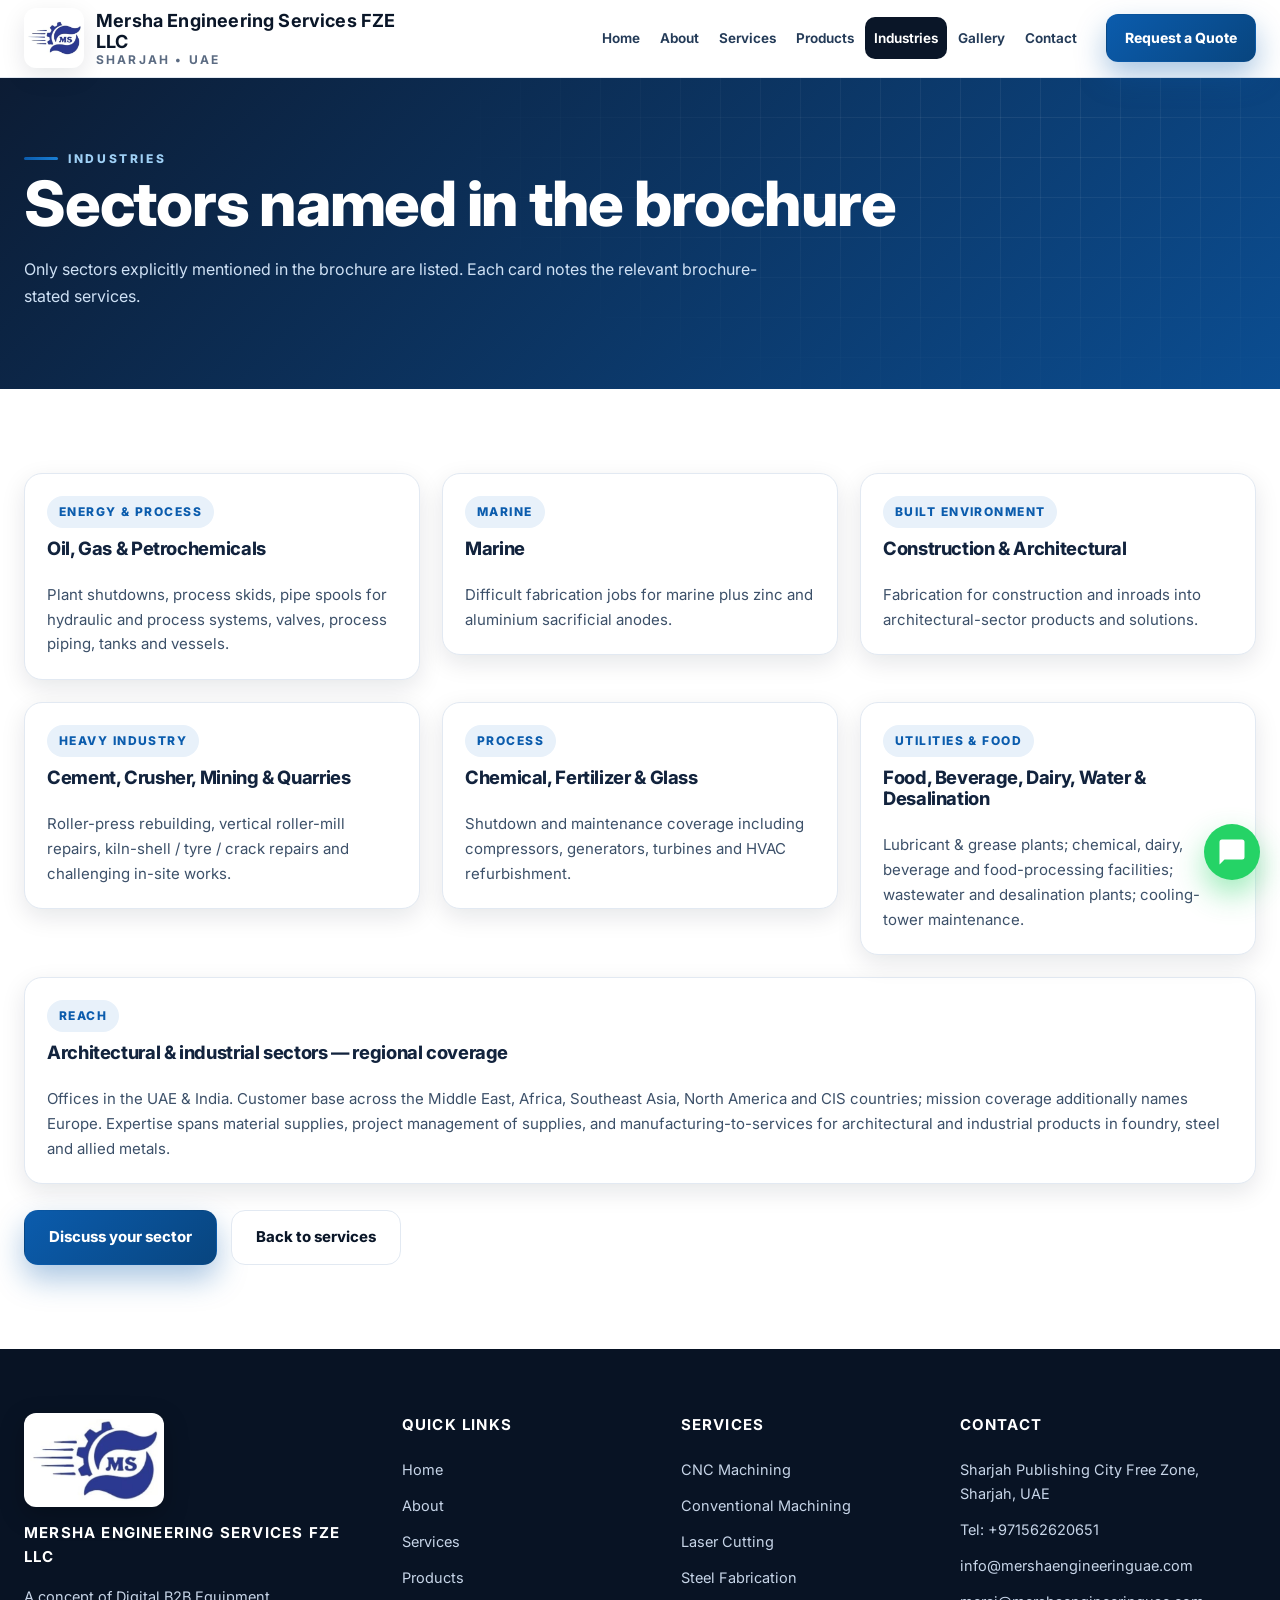
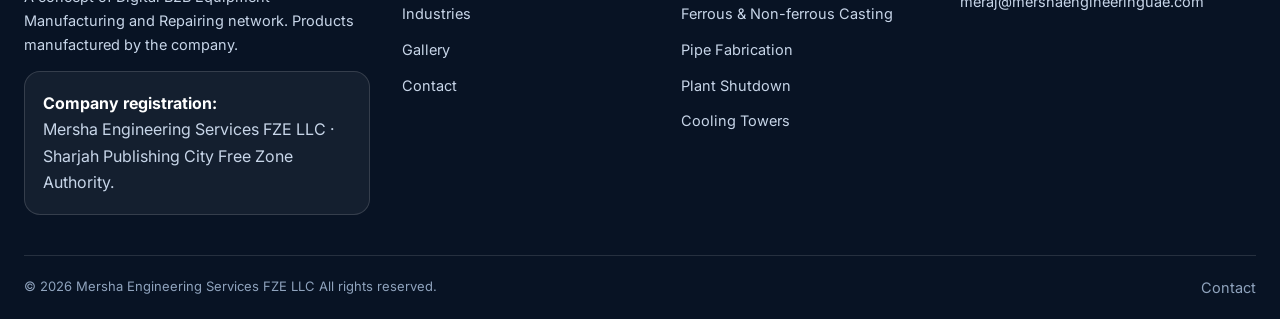
<file: industries.html>
<!DOCTYPE html>
<html lang="en">
<head>
<meta charset="UTF-8"><meta name="viewport" content="width=device-width, initial-scale=1.0">
<title>Industries Served — Mersha Engineering Services FZE LLC</title>
<meta name="description" content="Industries named in the company brochure: construction, marine, oil & gas, process industries, chemical, dairy, beverage, food processing, wastewater, desalination, cement, mining, petrochemicals, fertilizer and glass — plus architectural and industrial sectors.">
<link rel="icon" href="assets/img/company-logo.jpeg">
<link href="https://fonts.googleapis.com/css2?family=Inter:wght@400;600;700;800&display=swap" rel="stylesheet">
<link rel="stylesheet" href="assets/styles.css">
</head>
<body>
<header class="header"><div class="wrap header-inner">
<a class="brand" href="index.html"><span class="brand-mark brand-logo"><img src="assets/img/company-logo.jpeg" alt="Mersha Engineering Services FZE LLC logo"></span><span class="brand-name"><strong>Mersha Engineering Services FZE LLC</strong><span>SHARJAH • UAE</span></span></a>
<nav class="nav-desktop"><a href="index.html">Home</a><a href="about.html">About</a><a href="services.html">Services</a><a href="products.html">Products</a><a href="industries.html" class="active">Industries</a><a href="gallery.html">Gallery</a><a href="contact.html">Contact</a></nav>
<a class="btn btn-primary btn-sm header-cta" href="contact.html">Request a Quote</a>
<button class="menu-toggle" aria-expanded="false" aria-label="Open menu">☰</button></div>
<div class="mobile-panel"><nav><a class="mlink" href="index.html">Home</a><a class="mlink" href="about.html">About</a><a class="mlink" href="services.html">Services</a><a class="mlink" href="products.html">Products</a><a class="mlink active" href="industries.html">Industries</a><a class="mlink" href="gallery.html">Gallery</a><a class="mlink" href="contact.html">Contact</a><a class="btn btn-primary" href="contact.html">Request a Quote</a></nav></div></header>

<div class="page-hero"><div class="wrap"><span class="eyebrow" style="color:#9fd0f5">Industries</span><h1>Sectors named in the brochure</h1><p>Only sectors explicitly mentioned in the brochure are listed. Each card notes the relevant brochure-stated services.</p></div></div>

<section><div class="wrap">
<div class="grid-3">
<div class="card reveal"><div class="card-body"><span class="tag">Energy &amp; process</span><h3>Oil, Gas &amp; Petrochemicals</h3><p>Plant shutdowns, process skids, pipe spools for hydraulic and process systems, valves, process piping, tanks and vessels.</p></div></div>
<div class="card reveal"><div class="card-body"><span class="tag">Marine</span><h3>Marine</h3><p>Difficult fabrication jobs for marine plus zinc and aluminium sacrificial anodes.</p></div></div>
<div class="card reveal"><div class="card-body"><span class="tag">Built environment</span><h3>Construction &amp; Architectural</h3><p>Fabrication for construction and inroads into architectural-sector products and solutions.</p></div></div>
<div class="card reveal"><div class="card-body"><span class="tag">Heavy industry</span><h3>Cement, Crusher, Mining &amp; Quarries</h3><p>Roller-press rebuilding, vertical roller-mill repairs, kiln-shell / tyre / crack repairs and challenging in-site works.</p></div></div>
<div class="card reveal"><div class="card-body"><span class="tag">Process</span><h3>Chemical, Fertilizer &amp; Glass</h3><p>Shutdown and maintenance coverage including compressors, generators, turbines and HVAC refurbishment.</p></div></div>
<div class="card reveal"><div class="card-body"><span class="tag">Utilities &amp; food</span><h3>Food, Beverage, Dairy, Water &amp; Desalination</h3><p>Lubricant &amp; grease plants; chemical, dairy, beverage and food-processing facilities; wastewater and desalination plants; cooling-tower maintenance.</p></div></div>
</div>
<div class="card reveal" style="margin-top:22px"><div class="card-body"><span class="tag">Reach</span><h3>Architectural &amp; industrial sectors — regional coverage</h3><p class="muted">Offices in the UAE &amp; India. Customer base across the Middle East, Africa, Southeast Asia, North America and CIS countries; mission coverage additionally names Europe. Expertise spans material supplies, project management of supplies, and manufacturing-to-services for architectural and industrial products in foundry, steel and allied metals.</p></div></div>
<div class="hero-actions reveal"><a class="btn btn-primary" href="contact.html">Discuss your sector</a><a class="btn btn-ghost" href="services.html">Back to services</a></div>
</div></section>

<footer class="footer"><div class="wrap"><div class="footer-grid">
<div class="footer-brand"><img src="assets/img/company-logo.jpeg" alt="Mersha Engineering Services FZE LLC logo" class="footer-logo"><h4>Mersha Engineering Services FZE LLC</h4><p>A concept of Digital B2B Equipment Manufacturing and Repairing network. Products manufactured by the company.</p><div class="doc-card"><strong style="color:#fff">Company registration:</strong><br>Mersha Engineering Services FZE LLC · Sharjah Publishing City Free Zone Authority.</div></div>
<div><h4>Quick Links</h4><a href="index.html">Home</a><a href="about.html">About</a><a href="services.html">Services</a><a href="products.html">Products</a><a href="industries.html">Industries</a><a href="gallery.html">Gallery</a><a href="contact.html">Contact</a></div>
<div><h4>Services</h4><a href="services.html#cnc">CNC Machining</a><a href="services.html#conventional">Conventional Machining</a><a href="services.html#laser">Laser Cutting</a><a href="services.html#steel">Steel Fabrication</a><a href="services.html#casting">Ferrous &amp; Non-ferrous Casting</a><a href="services.html#pipe">Pipe Fabrication</a><a href="services.html#shutdown">Plant Shutdown</a><a href="services.html#cooling">Cooling Towers</a></div>
<div><h4>Contact</h4><a href="contact.html">Sharjah Publishing City Free Zone, Sharjah, UAE</a><a href="tel:+971562620651">Tel: +971562620651</a><a href="mailto:info@mershaengineeringuae.com">info@mershaengineeringuae.com</a><a href="mailto:meraj@mershaengineeringuae.com">meraj@mershaengineeringuae.com</a></div></div>
<div class="footer-bottom"><span>© <span id="year">2026</span> Mersha Engineering Services FZE LLC All rights reserved.</span><span><a href="contact.html" style="display:inline;color:#8fa3bd">Contact</a></span></div></div></footer>
<a class="wa-float" href="https://wa.me/971562620651?text=Hi%20Mersha%20Engineering%2C%20I%20want%20a%20quotation." target="_blank" rel="noopener" aria-label="Chat on WhatsApp"><svg viewBox="0 0 24 24" fill="currentColor"><path d="M20 2H4a2 2 0 0 0-2 2v18l4-4h14a2 2 0 0 0 2-2V4a2 2 0 0 0-2-2z"/></svg></a>
<script src="assets/site.js?v=20261024"></script>
</body>
</html>
</file>
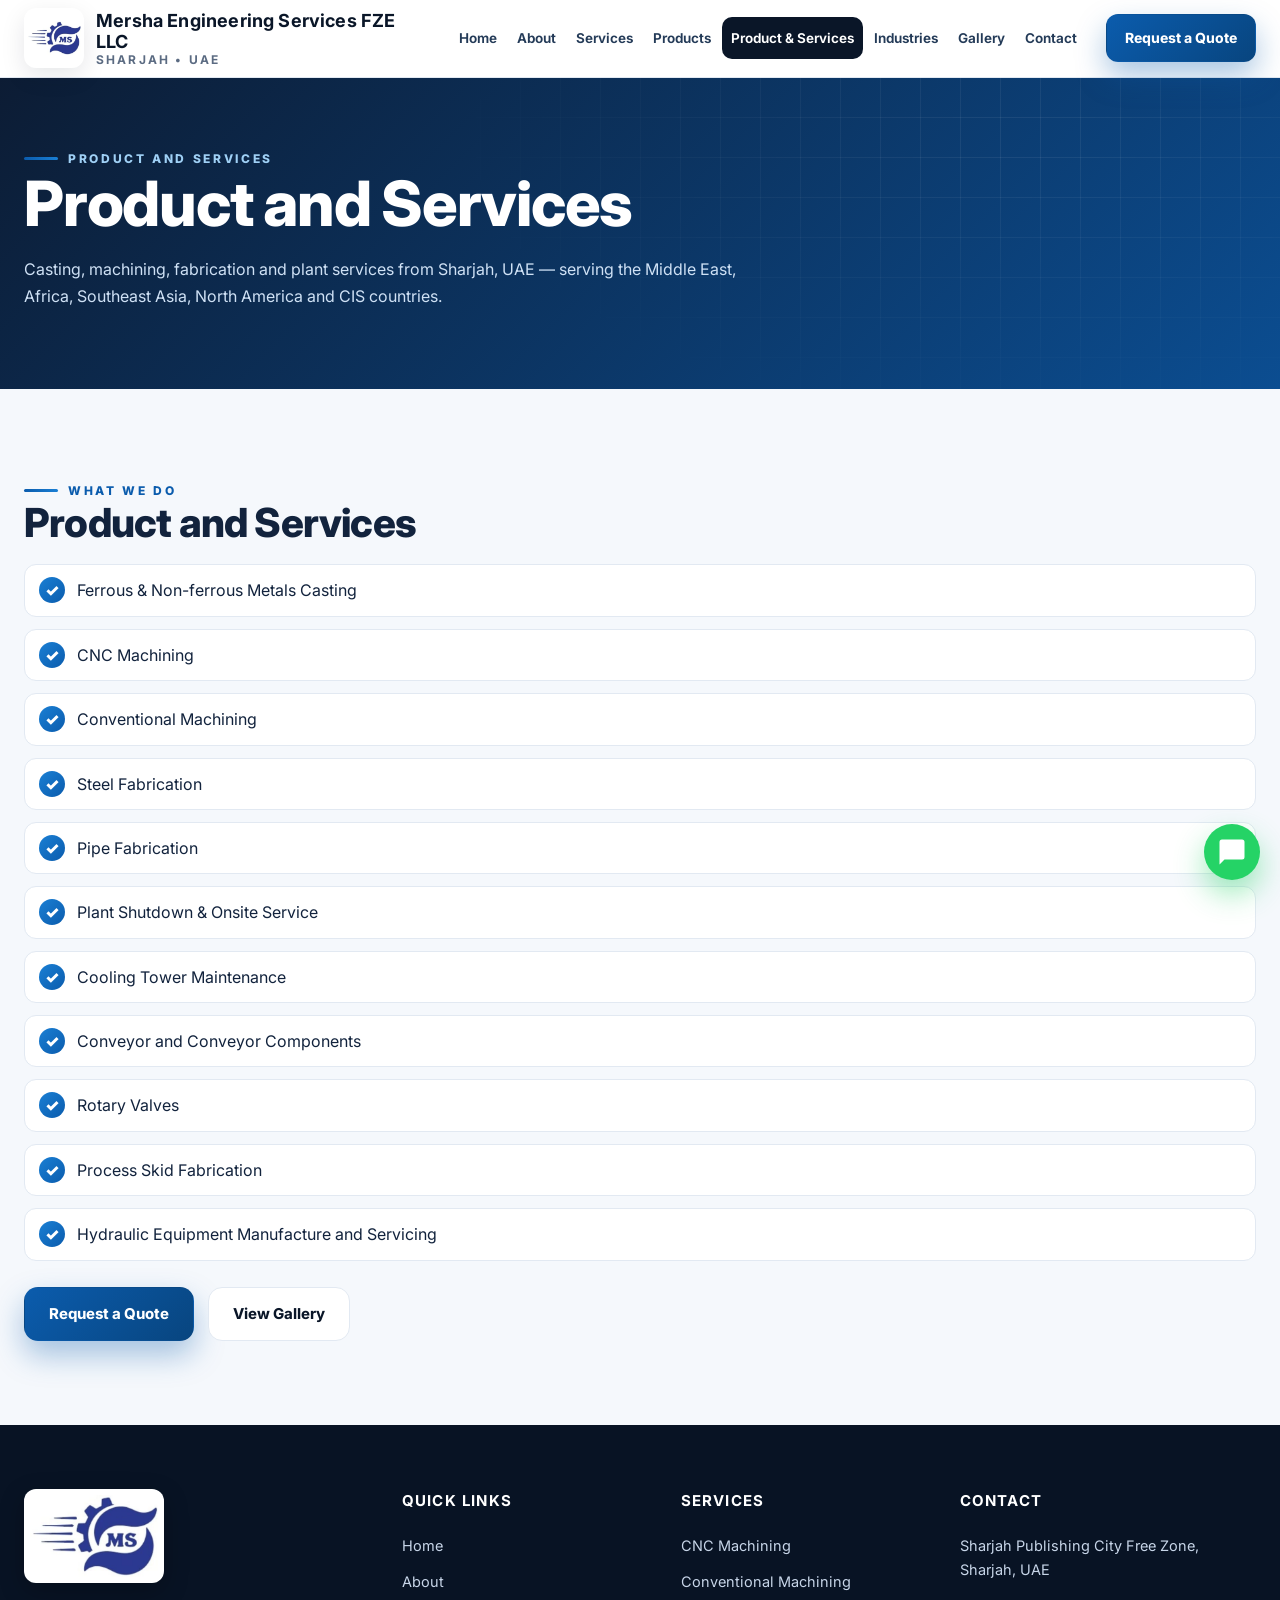
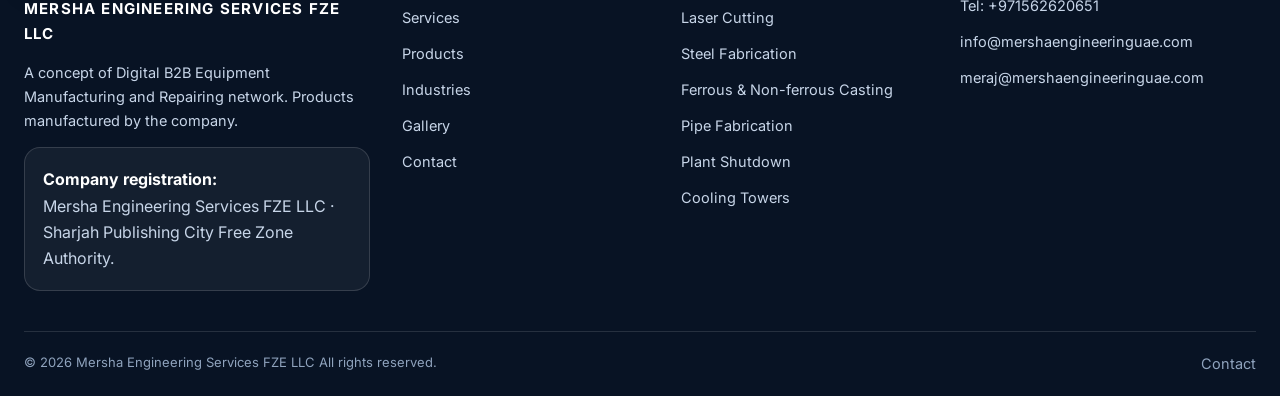
<file: product-services.html>
<!DOCTYPE html>
<html lang="en">
<head>
<meta charset="UTF-8"><meta name="viewport" content="width=device-width, initial-scale=1.0">
<title>Product and Services — Mersha Engineering Services FZE LLC, Sharjah UAE</title>
<meta name="description" content="Product and Services — Ferrous & Non-ferrous Metals Casting, CNC Machining, Conventional Machining, Steel Fabrication, Pipe Fabrication, Plant Shutdown & Onsite Service, Cooling Tower Maintenance, Conveyor and Conveyor Components, Rotary Valves, Process Skid Fabrication, Hydraulic Equipment Manufacture and Servicing.">
<link rel="icon" href="assets/img/company-logo.jpeg">
<link href="https://fonts.googleapis.com/css2?family=Inter:wght@400;600;700;800&display=swap" rel="stylesheet">
<link rel="stylesheet" href="assets/styles.css">
</head>
<body>
<header class="header"><div class="wrap header-inner">
<a class="brand" href="index.html"><span class="brand-mark brand-logo"><img src="assets/img/company-logo.jpeg" alt="Mersha Engineering Services FZE LLC logo"></span><span class="brand-name"><strong>Mersha Engineering Services FZE LLC</strong><span>SHARJAH • UAE</span></span></a>
<nav class="nav-desktop"><a href="index.html">Home</a><a href="about.html">About</a><a href="services.html">Services</a><a href="products.html">Products</a><a href="product-services.html" class="active">Product &amp; Services</a><a href="industries.html">Industries</a><a href="gallery.html">Gallery</a><a href="contact.html">Contact</a></nav>
<a class="btn btn-primary btn-sm header-cta" href="contact.html">Request a Quote</a>
<button class="menu-toggle" aria-expanded="false" aria-label="Open menu">☰</button></div>
<div class="mobile-panel"><nav><a class="mlink" href="index.html">Home</a><a class="mlink" href="about.html">About</a><a class="mlink" href="services.html">Services</a><a class="mlink" href="products.html">Products</a><a class="mlink active" href="product-services.html">Product &amp; Services</a><a class="mlink" href="industries.html">Industries</a><a class="mlink" href="gallery.html">Gallery</a><a class="mlink" href="contact.html">Contact</a><a class="btn btn-primary" href="contact.html">Request a Quote</a></nav></div></header>

<div class="page-hero"><div class="wrap"><span class="eyebrow" style="color:#9fd0f5">Product and Services</span><h1>Product and Services</h1><p>Casting, machining, fabrication and plant services from Sharjah, UAE — serving the Middle East, Africa, Southeast Asia, North America and CIS countries.</p></div></div>

<section class="section-soft"><div class="wrap">
<span class="eyebrow reveal">What we do</span>
<h2 class="reveal">Product and Services</h2>
<ul class="checklist reveal">
<li><span class="tick">✓</span><span>Ferrous &amp; Non-ferrous Metals Casting</span></li>
<li><span class="tick">✓</span><span>CNC Machining</span></li>
<li><span class="tick">✓</span><span>Conventional Machining</span></li>
<li><span class="tick">✓</span><span>Steel Fabrication</span></li>
<li><span class="tick">✓</span><span>Pipe Fabrication</span></li>
<li><span class="tick">✓</span><span>Plant Shutdown &amp; Onsite Service</span></li>
<li><span class="tick">✓</span><span>Cooling Tower Maintenance</span></li>
<li><span class="tick">✓</span><span>Conveyor and Conveyor Components</span></li>
<li><span class="tick">✓</span><span>Rotary Valves</span></li>
<li><span class="tick">✓</span><span>Process Skid Fabrication</span></li>
<li><span class="tick">✓</span><span>Hydraulic Equipment Manufacture and Servicing</span></li>
</ul>
<div class="hero-actions reveal"><a class="btn btn-primary" href="contact.html">Request a Quote</a><a class="btn btn-ghost" href="gallery.html">View Gallery</a></div>
</div></section>

<footer class="footer"><div class="wrap"><div class="footer-grid">
<div class="footer-brand"><img src="assets/img/company-logo.jpeg" alt="Mersha Engineering Services FZE LLC logo" class="footer-logo"><h4>Mersha Engineering Services FZE LLC</h4><p>A concept of Digital B2B Equipment Manufacturing and Repairing network. Products manufactured by the company.</p><div class="doc-card"><strong style="color:#fff">Company registration:</strong><br>Mersha Engineering Services FZE LLC · Sharjah Publishing City Free Zone Authority.</div></div>
<div><h4>Quick Links</h4><a href="index.html">Home</a><a href="about.html">About</a><a href="services.html">Services</a><a href="products.html">Products</a><a href="industries.html">Industries</a><a href="gallery.html">Gallery</a><a href="contact.html">Contact</a></div>
<div><h4>Services</h4><a href="services.html#cnc">CNC Machining</a><a href="services.html#conventional">Conventional Machining</a><a href="services.html#laser">Laser Cutting</a><a href="services.html#steel">Steel Fabrication</a><a href="services.html#casting">Ferrous &amp; Non-ferrous Casting</a><a href="services.html#pipe">Pipe Fabrication</a><a href="services.html#shutdown">Plant Shutdown</a><a href="services.html#cooling">Cooling Towers</a></div>
<div><h4>Contact</h4><a href="contact.html">Sharjah Publishing City Free Zone, Sharjah, UAE</a><a href="tel:+971562620651">Tel: +971562620651</a><a href="mailto:info@mershaengineeringuae.com">info@mershaengineeringuae.com</a><a href="mailto:meraj@mershaengineeringuae.com">meraj@mershaengineeringuae.com</a></div></div>
<div class="footer-bottom"><span>© <span id="year">2026</span> Mersha Engineering Services FZE LLC All rights reserved.</span><span><a href="contact.html" style="display:inline;color:#8fa3bd">Contact</a></span></div></div></footer>
<a class="wa-float" href="https://wa.me/971562620651?text=Hi%20Mersha%20Engineering%2C%20I%20want%20a%20quotation." target="_blank" rel="noopener" aria-label="Chat on WhatsApp"><svg viewBox="0 0 24 24" fill="currentColor"><path d="M20 2H4a2 2 0 0 0-2 2v18l4-4h14a2 2 0 0 0 2-2V4a2 2 0 0 0-2-2z"/></svg></a>
<script src="assets/site.js?v=20261024"></script>
</body>
</html>
</file>
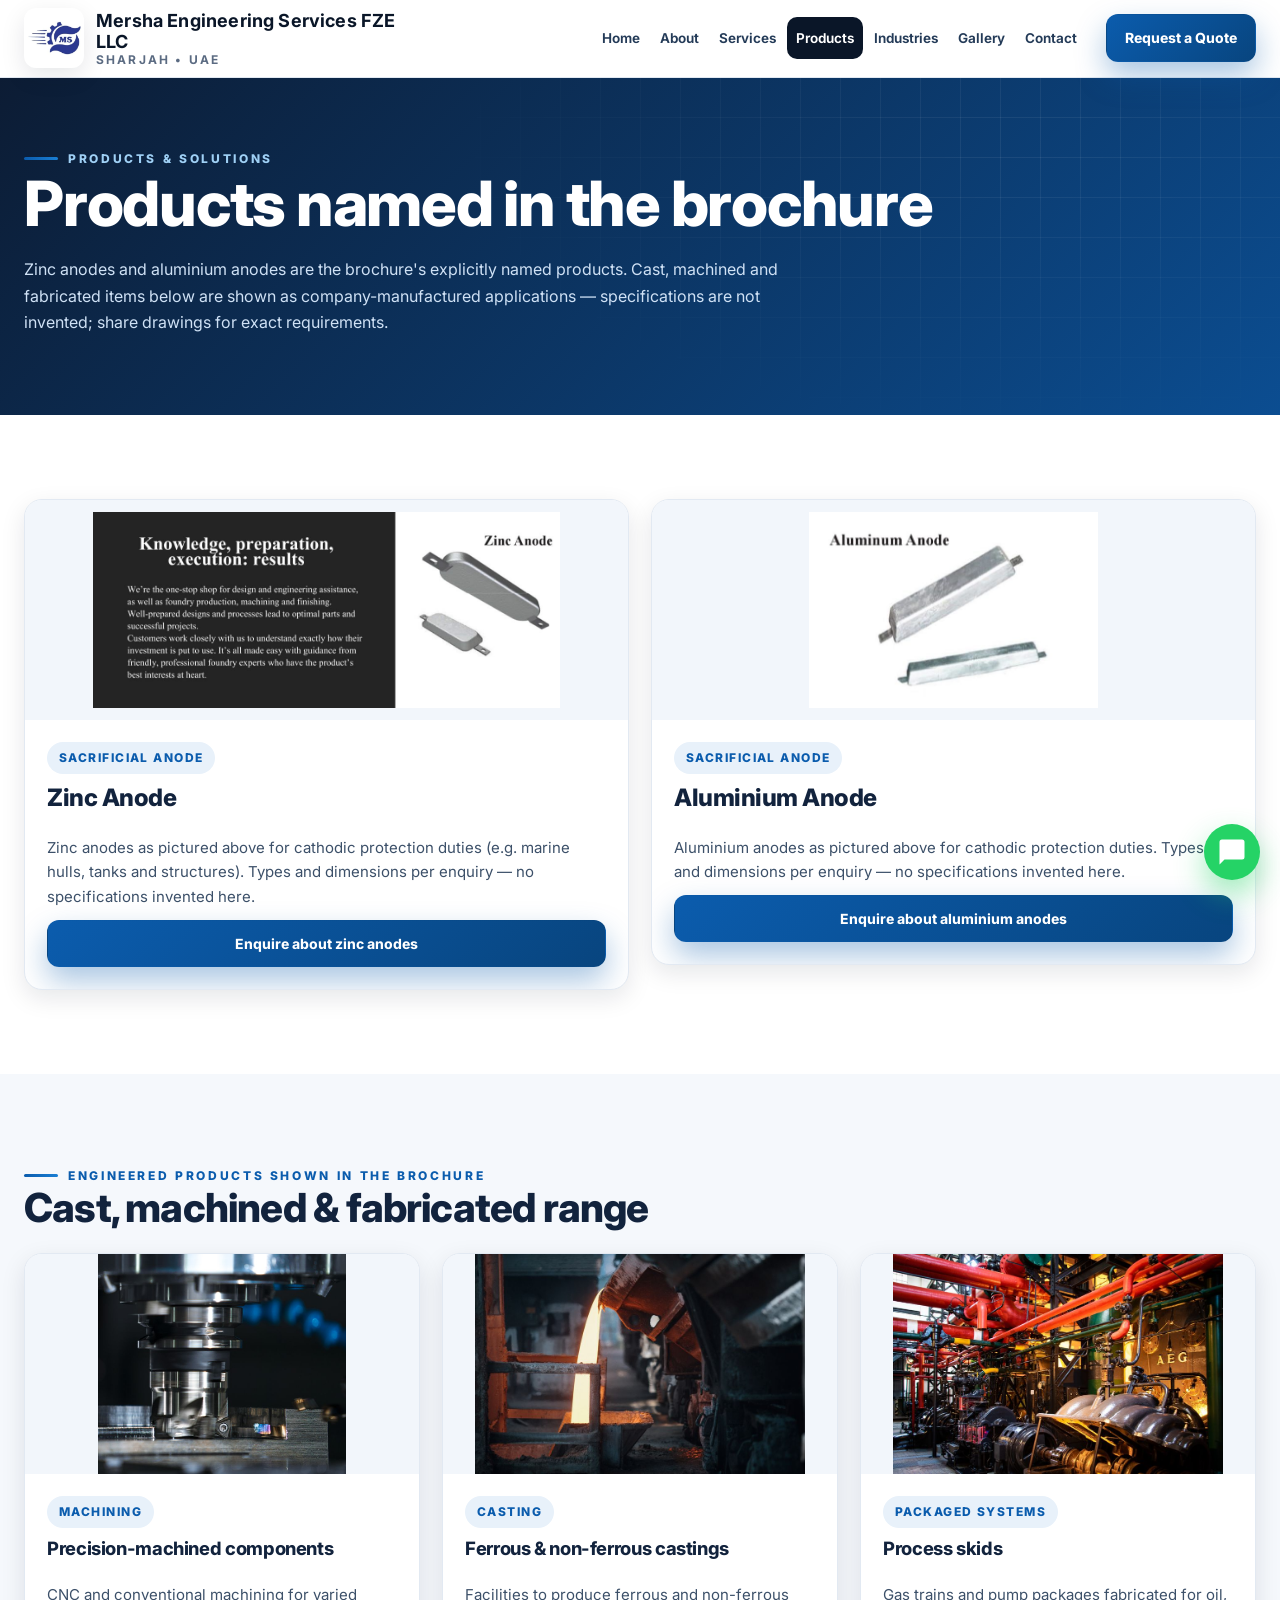
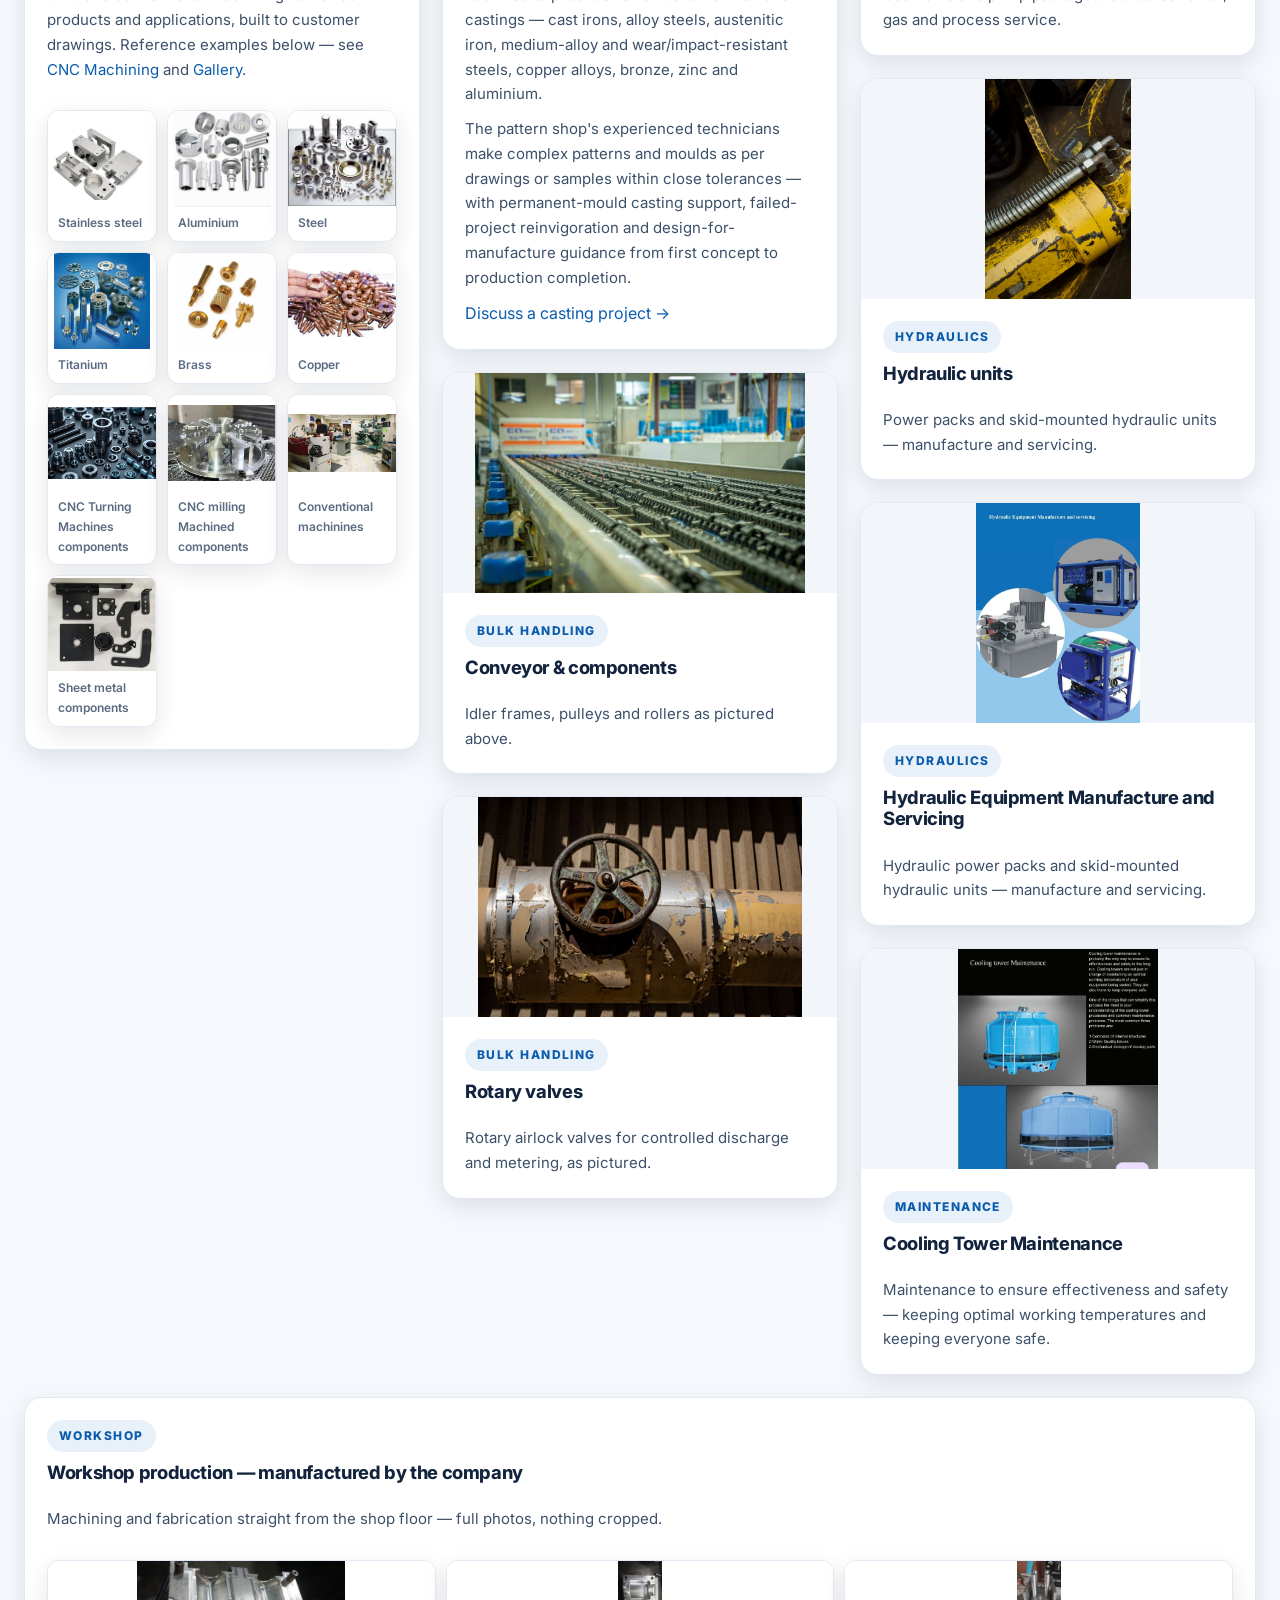
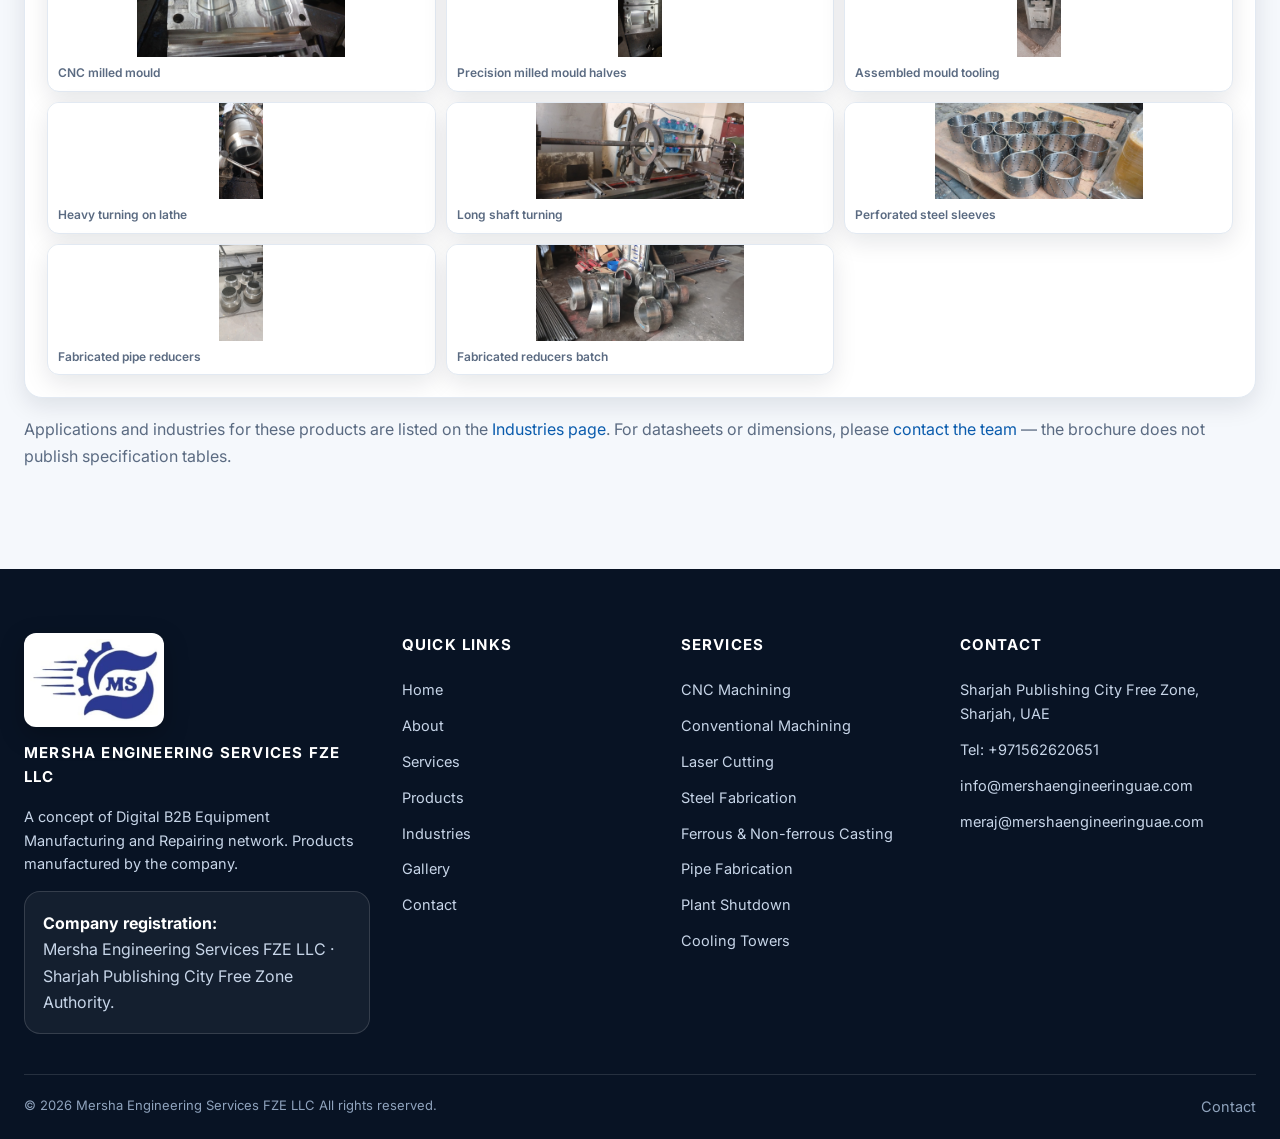
<file: products.html>
<!DOCTYPE html>
<html lang="en">
<head>
<meta charset="UTF-8"><meta name="viewport" content="width=device-width, initial-scale=1.0">
<title>Products — Zinc & Aluminium Anodes, Cast & Engineered Products | Mersha Engineering Services FZE LLC</title>
<meta name="description" content="Brochure-stated products: zinc anodes and aluminium anodes for marine and corrosion protection, plus ferrous/non-ferrous castings, machined components, conveyors, rotary valves, process skids and hydraulic units — manufactured by the company.">
<link rel="icon" href="assets/img/company-logo.jpeg">
<link href="https://fonts.googleapis.com/css2?family=Inter:wght@400;600;700;800&display=swap" rel="stylesheet">
<link rel="stylesheet" href="assets/styles.css">
</head>
<body>
<header class="header"><div class="wrap header-inner">
<a class="brand" href="index.html"><span class="brand-mark brand-logo"><img src="assets/img/company-logo.jpeg" alt="Mersha Engineering Services FZE LLC logo"></span><span class="brand-name"><strong>Mersha Engineering Services FZE LLC</strong><span>SHARJAH • UAE</span></span></a>
<nav class="nav-desktop"><a href="index.html">Home</a><a href="about.html">About</a><a href="services.html">Services</a><a href="products.html" class="active">Products</a><a href="industries.html">Industries</a><a href="gallery.html">Gallery</a><a href="contact.html">Contact</a></nav>
<a class="btn btn-primary btn-sm header-cta" href="contact.html">Request a Quote</a>
<button class="menu-toggle" aria-expanded="false" aria-label="Open menu">☰</button></div>
<div class="mobile-panel"><nav><a class="mlink" href="index.html">Home</a><a class="mlink" href="about.html">About</a><a class="mlink" href="services.html">Services</a><a class="mlink active" href="products.html">Products</a><a class="mlink" href="industries.html">Industries</a><a class="mlink" href="gallery.html">Gallery</a><a class="mlink" href="contact.html">Contact</a><a class="btn btn-primary" href="contact.html">Request a Quote</a></nav></div></header>

<div class="page-hero"><div class="wrap"><span class="eyebrow" style="color:#9fd0f5">Products &amp; solutions</span><h1>Products named in the brochure</h1><p>Zinc anodes and aluminium anodes are the brochure's explicitly named products. Cast, machined and fabricated items below are shown as company-manufactured applications — specifications are not invented; share drawings for exact requirements.</p></div></div>

<section><div class="wrap">
<div class="grid-2">
<div class="card reveal"><img class="contain" src="assets/img/zinc-anode.jpeg" alt="Zinc Anode" decoding="async" loading="lazy"><div class="card-body"><span class="tag">Sacrificial anode</span><h2 style="font-size:1.5rem">Zinc Anode</h2><p>Zinc anodes as pictured above for cathodic protection duties (e.g. marine hulls, tanks and structures). Types and dimensions per enquiry — no specifications invented here.</p><a class="btn btn-primary btn-sm" href="contact.html">Enquire about zinc anodes</a></div></div>
<div class="card reveal"><img class="contain" src="assets/img/aluminium-anode.jpeg" alt="Aluminium Anode" decoding="async" loading="lazy"><div class="card-body"><span class="tag">Sacrificial anode</span><h2 style="font-size:1.5rem">Aluminium Anode</h2><p>Aluminium anodes as pictured above for cathodic protection duties. Types and dimensions per enquiry — no specifications invented here.</p><a class="btn btn-primary btn-sm" href="contact.html">Enquire about aluminium anodes</a></div></div>
</div>
</div></section>

<section class="section-soft"><div class="wrap">
<span class="eyebrow reveal">Engineered products shown in the brochure</span><h2 class="reveal">Cast, machined &amp; fabricated range</h2>
<div class="grid-3 grid-masonry" style="margin-top:22px">
<div class="card reveal"><img class="cover" src="assets/img/prod-machined.jpg" alt="CNC milling machine cutting metal" decoding="async" loading="lazy"><div class="card-body"><span class="tag">Machining</span><h3>Precision-machined components</h3><p>CNC and conventional machining for varied products and applications, built to customer drawings. Reference examples below — see <a href="services.html#cnc">CNC Machining</a> and <a href="gallery.html">Gallery</a>.</p><div class="thumb-strip">
<a href="gallery.html"><figure><img src="assets/img/cnc-part-stainless-steel.jpg?v=3" alt="Stainless steel machined component" decoding="async" loading="lazy"><figcaption>Stainless steel</figcaption></figure></a>
<a href="gallery.html"><figure><img src="assets/img/cnc-part-aluminum.jpg?v=3" alt="Aluminium machined component" decoding="async" loading="lazy"><figcaption>Aluminium</figcaption></figure></a>
<a href="gallery.html"><figure><img src="assets/img/cnc-part-steel.jpg?v=2" alt="Steel machined component" decoding="async" loading="lazy"><figcaption>Steel</figcaption></figure></a>
<a href="gallery.html"><figure><img src="assets/img/cnc-part-titanium.jpg?v=2" alt="Titanium machined component" decoding="async" loading="lazy"><figcaption>Titanium</figcaption></figure></a>
<a href="gallery.html"><figure><img src="assets/img/cnc-part-brass.jpg?v=2" alt="Brass machined component" decoding="async" loading="lazy"><figcaption>Brass</figcaption></figure></a>
<a href="gallery.html"><figure><img src="assets/img/cnc-part-copper.jpg?v=2" alt="Copper machined component" decoding="async" loading="lazy"><figcaption>Copper</figcaption></figure></a>
<a href="gallery.html"><figure><img src="assets/img/cnc-turning-machines-components.jpeg" alt="CNC Turning Machines components" decoding="async" loading="lazy"><figcaption>CNC Turning Machines components</figcaption></figure></a>
<a href="gallery.html"><figure><img src="assets/img/cnc-milling-machined-components.jpeg" alt="CNC milling Machined components" decoding="async" loading="lazy"><figcaption>CNC milling Machined components</figcaption></figure></a>
<a href="gallery.html"><figure><img src="assets/img/conventional-machinines.jpeg" alt="Conventional machinines" decoding="async" loading="lazy"><figcaption>Conventional machinines</figcaption></figure></a>
<a href="gallery.html"><figure><img src="assets/img/sheet-metal-components.jpeg" alt="Sheet metal components" decoding="async" loading="lazy"><figcaption>Sheet metal components</figcaption></figure></a>
</div></div></div>
<div class="card reveal"><img class="cover" src="assets/img/prod-castings.jpg" alt="Molten metal casting in foundry" decoding="async" loading="lazy"><div class="card-body"><span class="tag">Casting</span><h3>Ferrous &amp; non-ferrous castings</h3><p>Facilities to produce ferrous and non-ferrous castings — cast irons, alloy steels, austenitic iron, medium-alloy and wear/impact-resistant steels, copper alloys, bronze, zinc and aluminium.</p><p>The pattern shop&apos;s experienced technicians make complex patterns and moulds as per drawings or samples within close tolerances — with permanent-mould casting support, failed-project reinvigoration and design-for-manufacture guidance from first concept to production completion.</p><a href="contact.html">Discuss a casting project →</a></div></div>
<div class="card reveal"><img class="cover" src="assets/img/prod-conveyor.jpg" alt="Industrial conveyor belt system" decoding="async" loading="lazy"><div class="card-body"><span class="tag">Bulk handling</span><h3>Conveyor &amp; components</h3><p>Idler frames, pulleys and rollers as pictured above.</p></div></div>
<div class="card reveal"><img class="cover" src="assets/img/prod-rotary.jpg" alt="Industrial valve on process pipe" decoding="async" loading="lazy"><div class="card-body"><span class="tag">Bulk handling</span><h3>Rotary valves</h3><p>Rotary airlock valves for controlled discharge and metering, as pictured.</p></div></div>
<div class="card reveal"><img class="cover" src="assets/img/prod-skid.jpg" alt="Industrial process pipes and skid equipment" decoding="async" loading="lazy"><div class="card-body"><span class="tag">Packaged systems</span><h3>Process skids</h3><p>Gas trains and pump packages fabricated for oil, gas and process service.</p></div></div>
<div class="card reveal"><img class="cover" src="assets/img/prod-hydraulic.jpg" alt="Hydraulic cylinders and industrial components" decoding="async" loading="lazy"><div class="card-body"><span class="tag">Hydraulics</span><h3>Hydraulic units</h3><p>Power packs and skid-mounted hydraulic units — manufacture and servicing.</p></div></div>
<div class="card reveal"><img class="cover" src="assets/img/hydraulic-equipment-servicing.jpeg" alt="Hydraulic Equipment Manufacture and Servicing" decoding="async" loading="lazy"><div class="card-body"><span class="tag">Hydraulics</span><h3>Hydraulic Equipment Manufacture and Servicing</h3><p>Hydraulic power packs and skid-mounted hydraulic units — manufacture and servicing.</p></div></div>
<div class="card reveal"><img class="cover" src="assets/img/cooling-tower-maintenance.jpeg" alt="Cooling Tower Maintenance" decoding="async" loading="lazy"><div class="card-body"><span class="tag">Maintenance</span><h3>Cooling Tower Maintenance</h3><p>Maintenance to ensure effectiveness and safety — keeping optimal working temperatures and keeping everyone safe.</p></div></div>
</div>
<div class="card reveal" style="margin-top:22px"><div class="card-body"><span class="tag">Workshop</span><h3>Workshop production — manufactured by the company</h3><p class="muted">Machining and fabrication straight from the shop floor — full photos, nothing cropped.</p><div class="thumb-strip">
<a href="gallery.html"><figure><img src="assets/img/cnc-milled-mould.jpeg" alt="CNC milled mould" decoding="async" loading="lazy"><figcaption>CNC milled mould</figcaption></figure></a>
<a href="gallery.html"><figure><img src="assets/img/milled-mould-halves.jpeg" alt="Precision milled mould halves" decoding="async" loading="lazy"><figcaption>Precision milled mould halves</figcaption></figure></a>
<a href="gallery.html"><figure><img src="assets/img/assembled-mould-tooling.jpeg" alt="Assembled mould tooling" decoding="async" loading="lazy"><figcaption>Assembled mould tooling</figcaption></figure></a>
<a href="gallery.html"><figure><img src="assets/img/heavy-turning-lathe.jpeg" alt="Heavy turning on lathe" decoding="async" loading="lazy"><figcaption>Heavy turning on lathe</figcaption></figure></a>
<a href="gallery.html"><figure><img src="assets/img/long-shaft-turning.jpeg" alt="Long shaft turning" decoding="async" loading="lazy"><figcaption>Long shaft turning</figcaption></figure></a>
<a href="gallery.html"><figure><img src="assets/img/perforated-steel-sleeves.jpeg" alt="Perforated steel sleeves" decoding="async" loading="lazy"><figcaption>Perforated steel sleeves</figcaption></figure></a>
<a href="gallery.html"><figure><img src="assets/img/fabricated-pipe-reducers.jpeg" alt="Fabricated pipe reducers" decoding="async" loading="lazy"><figcaption>Fabricated pipe reducers</figcaption></figure></a>
<a href="gallery.html"><figure><img src="assets/img/fabricated-reducers-batch.jpeg" alt="Fabricated reducers batch" decoding="async" loading="lazy"><figcaption>Fabricated reducers batch</figcaption></figure></a>
</div></div></div>
<p class="muted reveal" style="margin-top:18px">Applications and industries for these products are listed on the <a href="industries.html">Industries page</a>. For datasheets or dimensions, please <a href="contact.html">contact the team</a> — the brochure does not publish specification tables.</p>
</div></section>

<footer class="footer"><div class="wrap"><div class="footer-grid">
<div class="footer-brand"><img src="assets/img/company-logo.jpeg" alt="Mersha Engineering Services FZE LLC logo" class="footer-logo"><h4>Mersha Engineering Services FZE LLC</h4><p>A concept of Digital B2B Equipment Manufacturing and Repairing network. Products manufactured by the company.</p><div class="doc-card"><strong style="color:#fff">Company registration:</strong><br>Mersha Engineering Services FZE LLC · Sharjah Publishing City Free Zone Authority.</div></div>
<div><h4>Quick Links</h4><a href="index.html">Home</a><a href="about.html">About</a><a href="services.html">Services</a><a href="products.html">Products</a><a href="industries.html">Industries</a><a href="gallery.html">Gallery</a><a href="contact.html">Contact</a></div>
<div><h4>Services</h4><a href="services.html#cnc">CNC Machining</a><a href="services.html#conventional">Conventional Machining</a><a href="services.html#laser">Laser Cutting</a><a href="services.html#steel">Steel Fabrication</a><a href="services.html#casting">Ferrous &amp; Non-ferrous Casting</a><a href="services.html#pipe">Pipe Fabrication</a><a href="services.html#shutdown">Plant Shutdown</a><a href="services.html#cooling">Cooling Towers</a></div>
<div><h4>Contact</h4><a href="contact.html">Sharjah Publishing City Free Zone, Sharjah, UAE</a><a href="tel:+971562620651">Tel: +971562620651</a><a href="mailto:info@mershaengineeringuae.com">info@mershaengineeringuae.com</a><a href="mailto:meraj@mershaengineeringuae.com">meraj@mershaengineeringuae.com</a></div></div>
<div class="footer-bottom"><span>© <span id="year">2026</span> Mersha Engineering Services FZE LLC All rights reserved.</span><span><a href="contact.html" style="display:inline;color:#8fa3bd">Contact</a></span></div></div></footer>
<a class="wa-float" href="https://wa.me/971562620651?text=Hi%20Mersha%20Engineering%2C%20I%20want%20a%20quotation." target="_blank" rel="noopener" aria-label="Chat on WhatsApp"><svg viewBox="0 0 24 24" fill="currentColor"><path d="M20 2H4a2 2 0 0 0-2 2v18l4-4h14a2 2 0 0 0 2-2V4a2 2 0 0 0-2-2z"/></svg></a>
<script src="assets/site.js?v=20261024"></script>
</body>
</html>
</file>
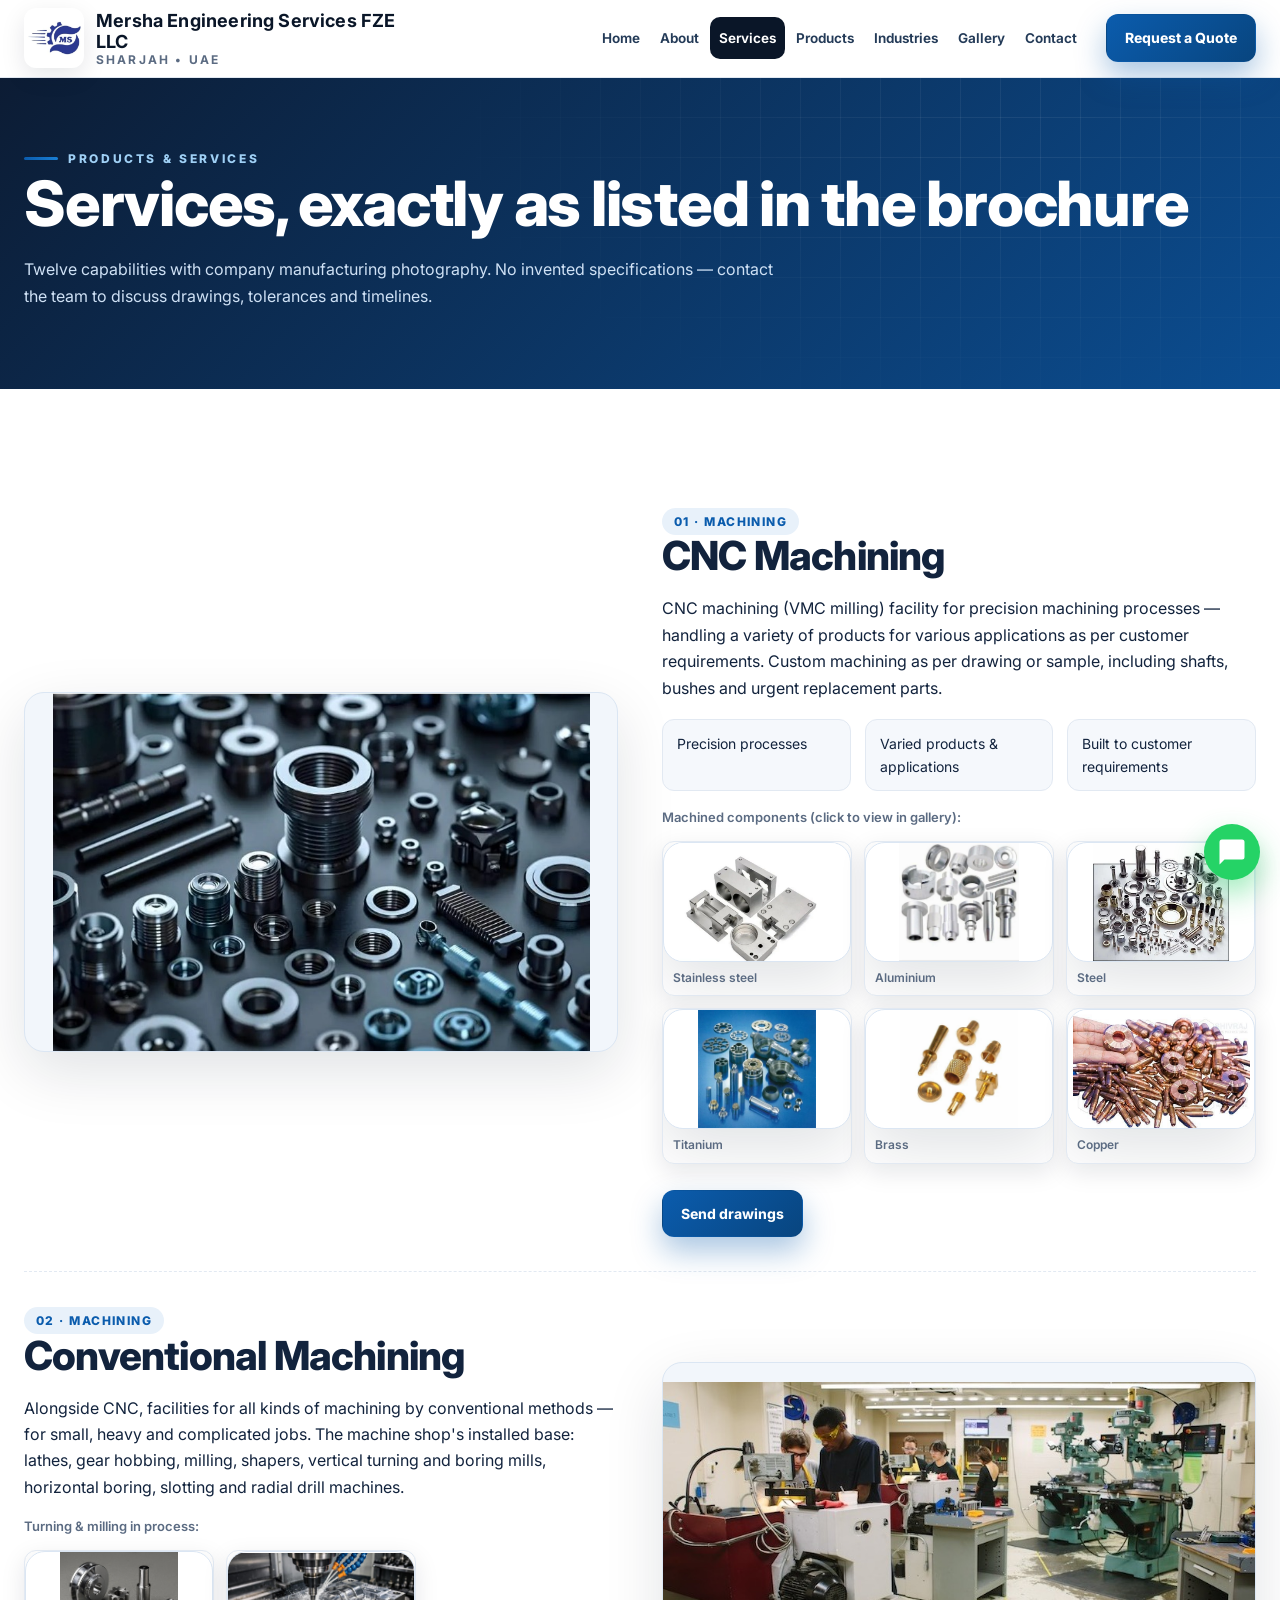
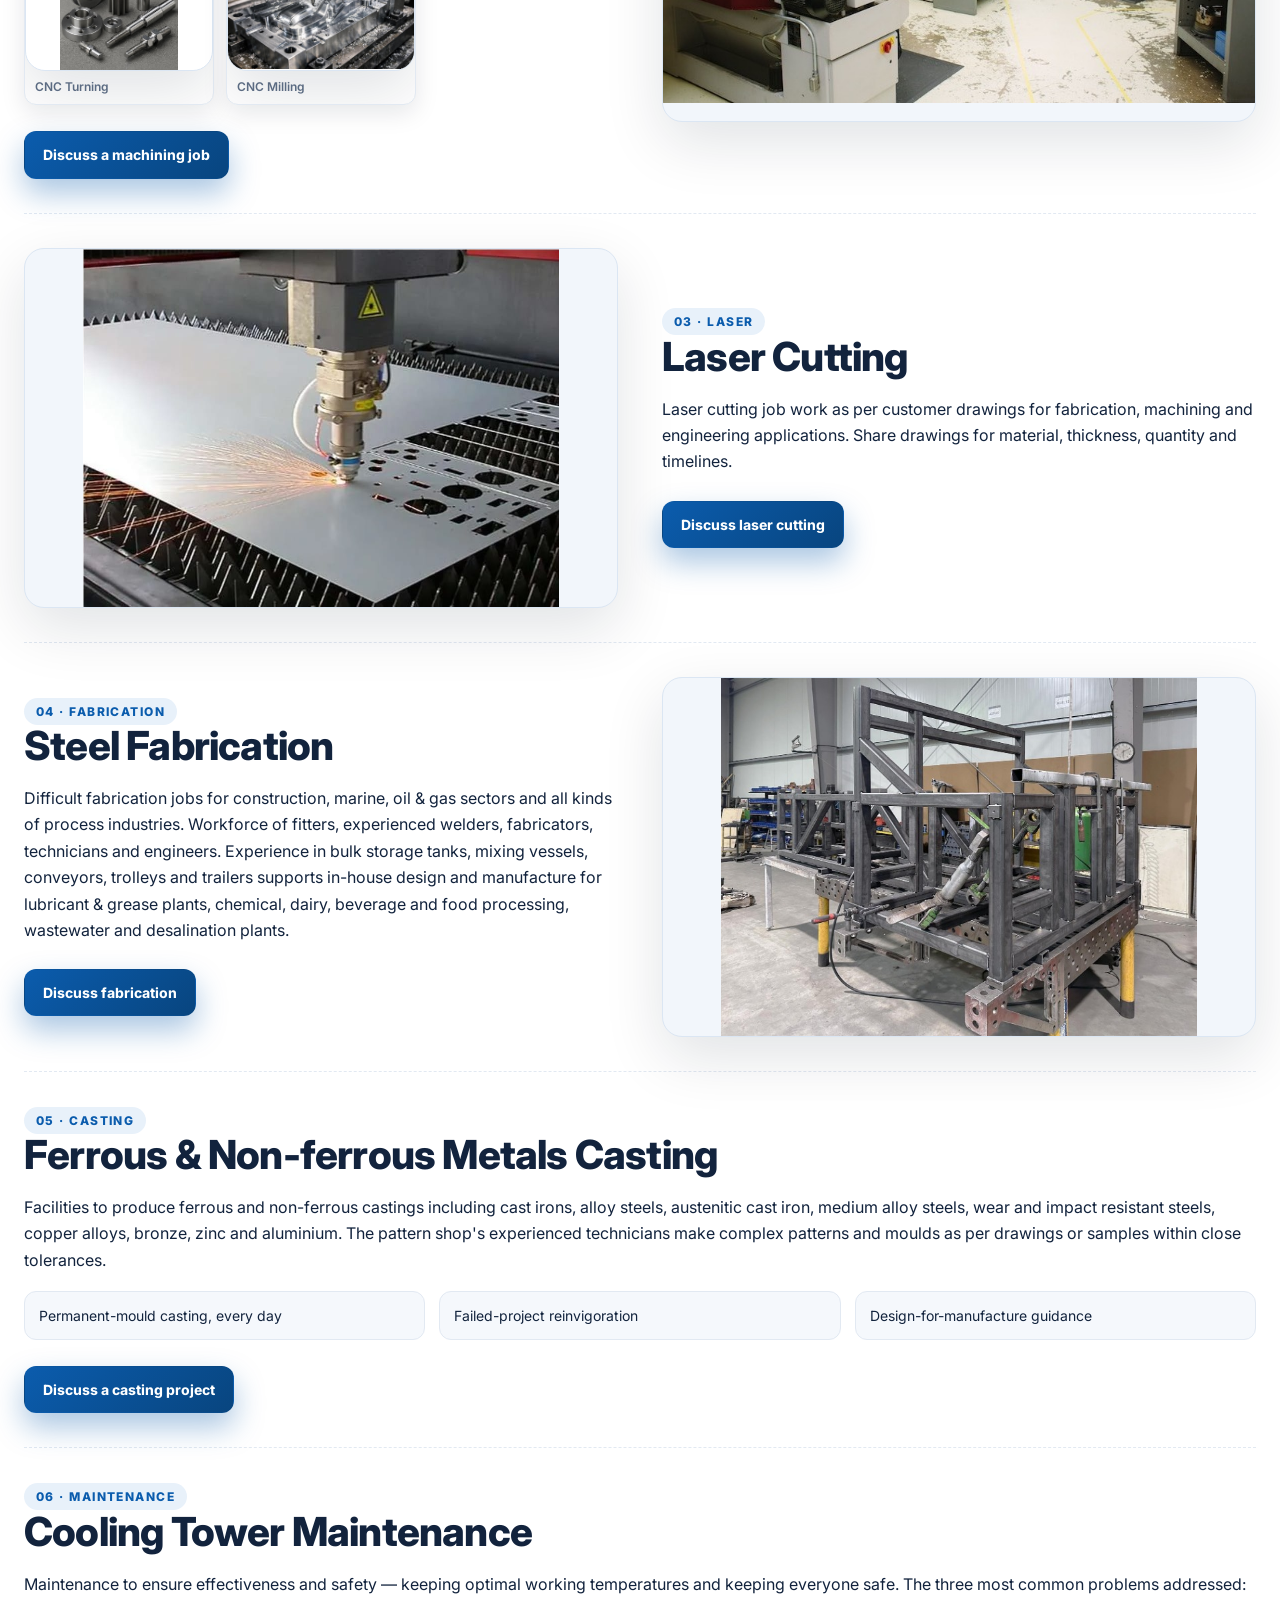
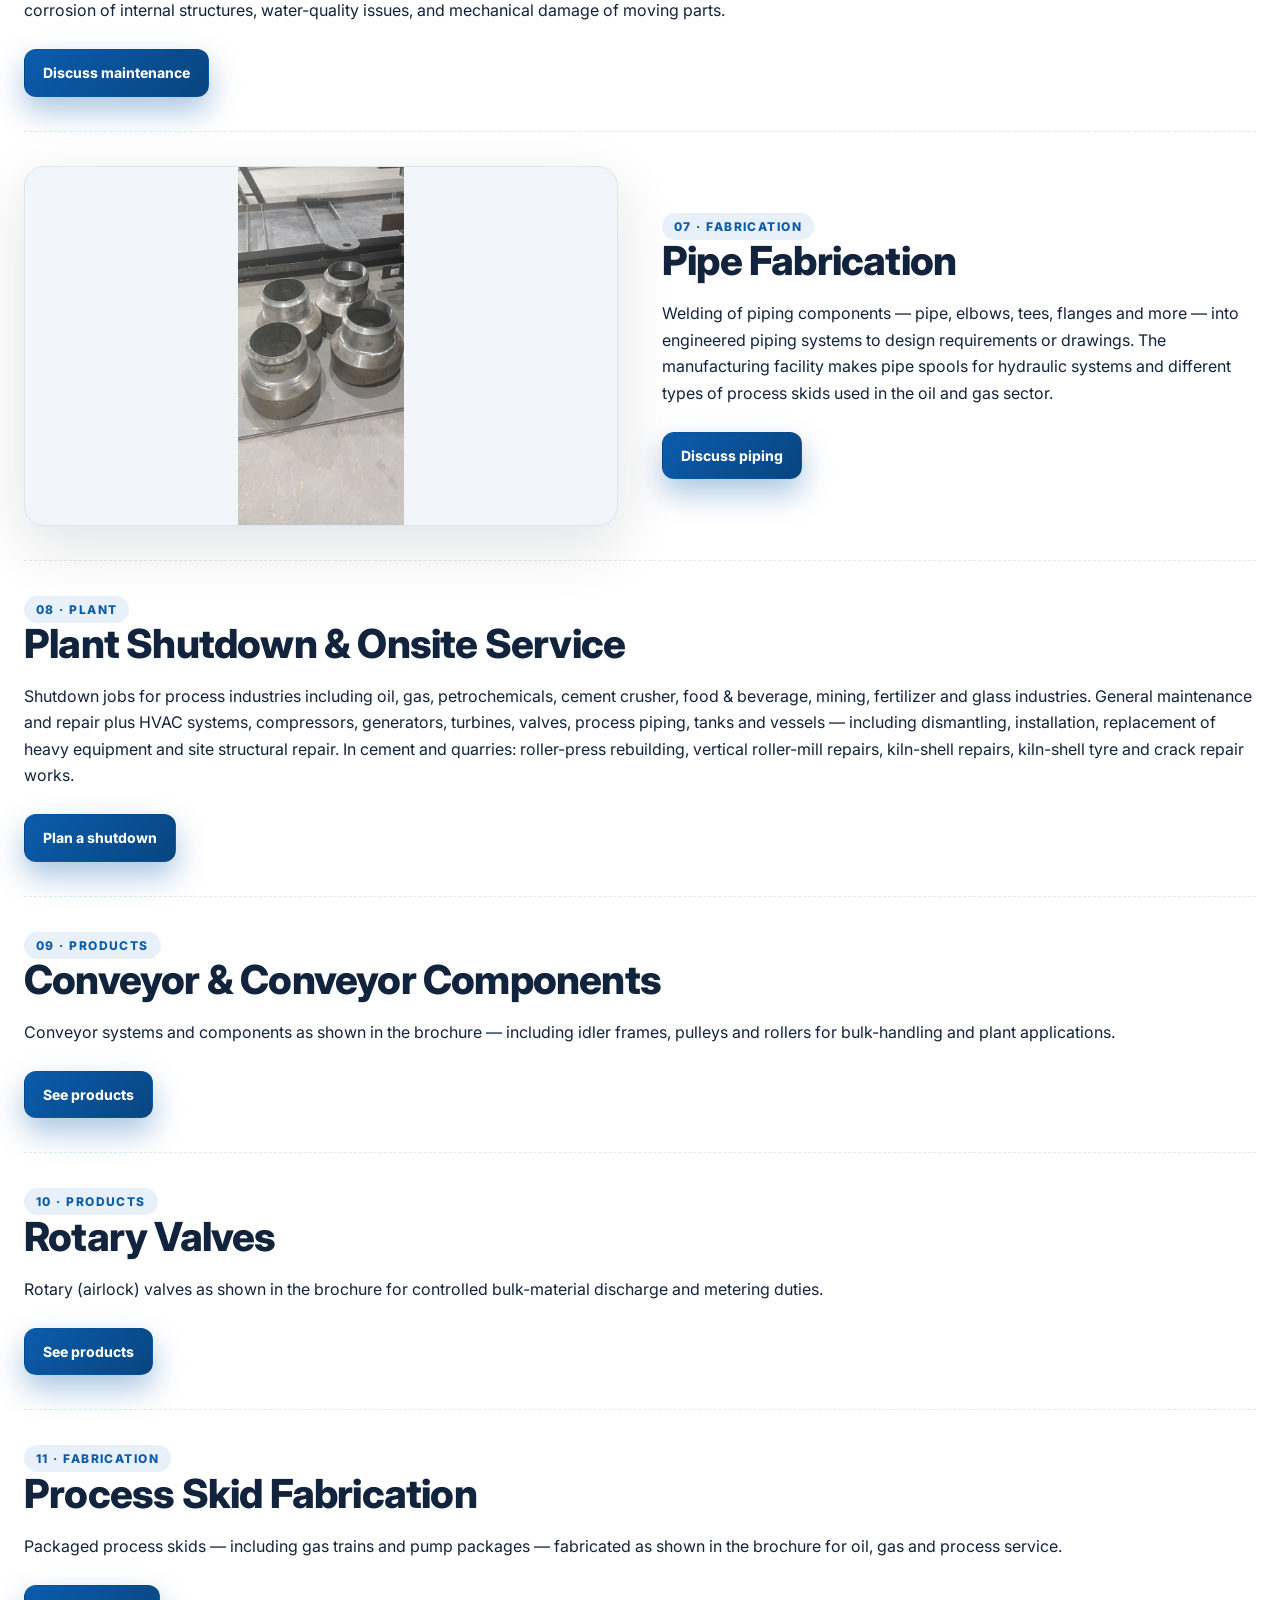
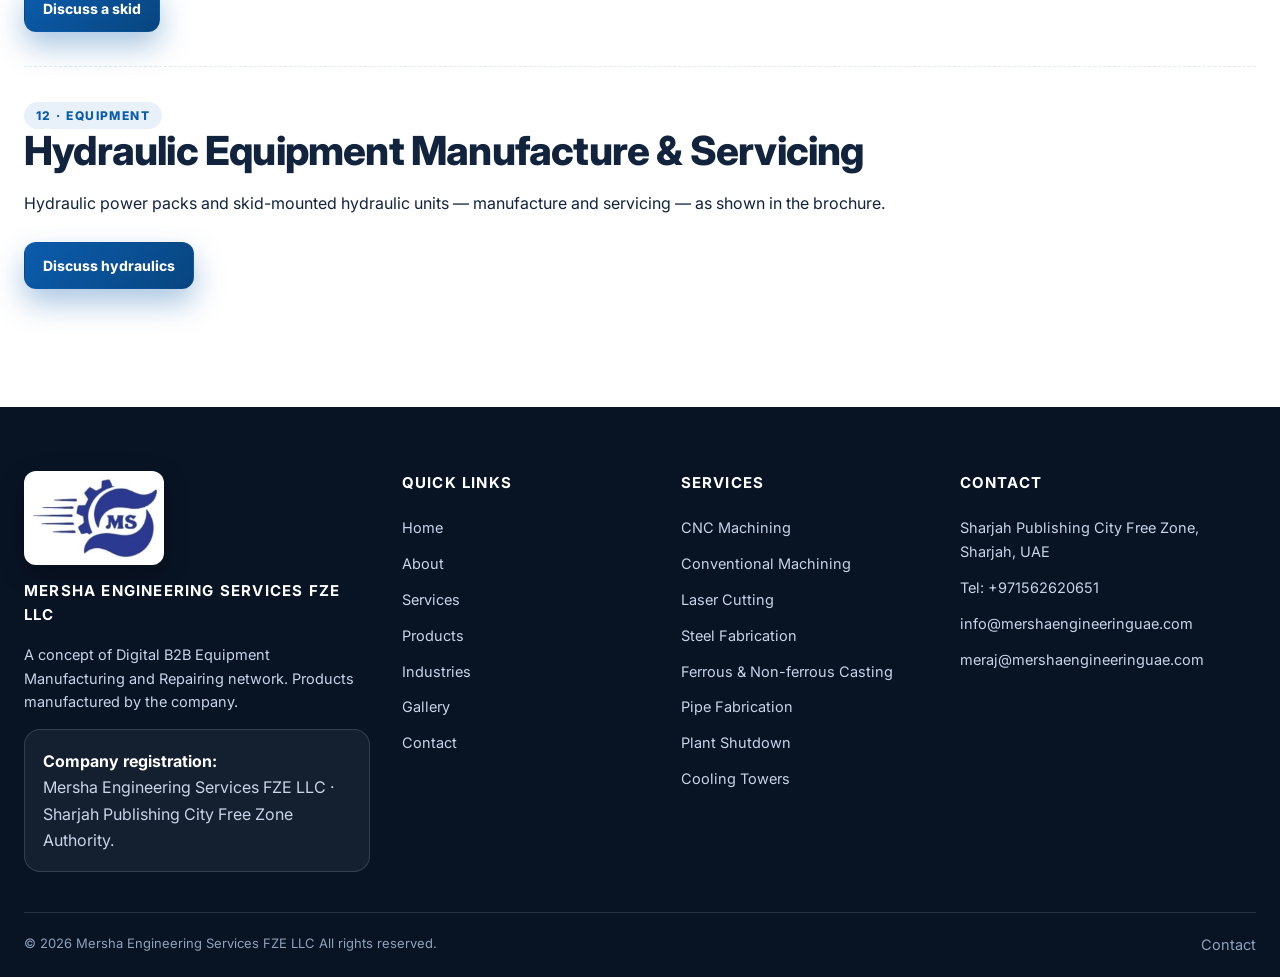
<file: services.html>
<!DOCTYPE html>
<html lang="en">
<head>
<meta charset="UTF-8"><meta name="viewport" content="width=device-width, initial-scale=1.0">
<title>CNC Turning, VMC Milling, Casting & Fabrication Services — Mersha Engineering Services FZE LLC, Sharjah UAE</title>
<meta name="description" content="All 12 brochure-listed services: ferrous & non-ferrous casting, CNC and conventional machining, steel and pipe fabrication, plant shutdown & onsite service, cooling tower maintenance, conveyors, rotary valves, process skids, hydraulic equipment manufacture and servicing.">
<link rel="icon" href="assets/img/company-logo.jpeg">
<link href="https://fonts.googleapis.com/css2?family=Inter:wght@400;600;700;800&display=swap" rel="stylesheet">
<link rel="stylesheet" href="assets/styles.css">
</head>
<body>
<header class="header"><div class="wrap header-inner">
<a class="brand" href="index.html"><span class="brand-mark brand-logo"><img src="assets/img/company-logo.jpeg" alt="Mersha Engineering Services FZE LLC logo"></span><span class="brand-name"><strong>Mersha Engineering Services FZE LLC</strong><span>SHARJAH • UAE</span></span></a>
<nav class="nav-desktop"><a href="index.html">Home</a><a href="about.html">About</a><a href="services.html" class="active">Services</a><a href="products.html">Products</a><a href="industries.html">Industries</a><a href="gallery.html">Gallery</a><a href="contact.html">Contact</a></nav>
<a class="btn btn-primary btn-sm header-cta" href="contact.html">Request a Quote</a>
<button class="menu-toggle" aria-expanded="false" aria-label="Open menu">☰</button></div>
<div class="mobile-panel"><nav><a class="mlink" href="index.html">Home</a><a class="mlink" href="about.html">About</a><a class="mlink active" href="services.html">Services</a><a class="mlink" href="products.html">Products</a><a class="mlink" href="industries.html">Industries</a><a class="mlink" href="gallery.html">Gallery</a><a class="mlink" href="contact.html">Contact</a><a class="btn btn-primary" href="contact.html">Request a Quote</a></nav></div></header>

<div class="page-hero"><div class="wrap"><span class="eyebrow" style="color:#9fd0f5">Products &amp; services</span><h1>Services, exactly as listed in the brochure</h1><p>Twelve capabilities with company manufacturing photography. No invented specifications — contact the team to discuss drawings, tolerances and timelines.</p></div></div>

<section><div class="wrap">

<div class="alt-row reveal" id="cnc"><div class="alt-media"><img src="assets/img/cnc-turning-machines-components.jpeg" alt="CNC machining — CNC Turning Machines components" decoding="async" loading="lazy"></div><div><span class="tag">01 · Machining</span><h2>CNC Machining</h2><p>CNC machining (VMC milling) facility for precision machining processes — handling a variety of products for various applications as per customer requirements. Custom machining as per drawing or sample, including shafts, bushes and urgent replacement parts.</p><div class="kv"><div>Precision processes</div><div>Varied products &amp; applications</div><div>Built to customer requirements</div></div><p class="strip-note">Machined components (click to view in gallery):</p><div class="thumb-strip">
<a href="gallery.html"><figure><img src="assets/img/cnc-part-stainless-steel.jpg?v=3" alt="Stainless steel machined component" decoding="async" loading="lazy"><figcaption>Stainless steel</figcaption></figure></a>
<a href="gallery.html"><figure><img src="assets/img/cnc-part-aluminum.jpg?v=3" alt="Aluminium machined component" decoding="async" loading="lazy"><figcaption>Aluminium</figcaption></figure></a>
<a href="gallery.html"><figure><img src="assets/img/cnc-part-steel.jpg?v=2" alt="Steel machined component" decoding="async" loading="lazy"><figcaption>Steel</figcaption></figure></a>
<a href="gallery.html"><figure><img src="assets/img/cnc-part-titanium.jpg?v=2" alt="Titanium machined component" decoding="async" loading="lazy"><figcaption>Titanium</figcaption></figure></a>
<a href="gallery.html"><figure><img src="assets/img/cnc-part-brass.jpg?v=2" alt="Brass machined component" decoding="async" loading="lazy"><figcaption>Brass</figcaption></figure></a>
<a href="gallery.html"><figure><img src="assets/img/cnc-part-copper.jpg?v=2" alt="Copper machined component" decoding="async" loading="lazy"><figcaption>Copper</figcaption></figure></a>
</div><div class="hero-actions"><a class="btn btn-primary btn-sm" href="contact.html">Send drawings</a></div></div></div>

<div class="alt-row reveal" id="conventional"><div class="alt-media"><img src="assets/img/conventional-machinines.jpeg" alt="Conventional machinines" decoding="async" loading="lazy"></div><div><span class="tag">02 · Machining</span><h2>Conventional Machining</h2><p>Alongside CNC, facilities for all kinds of machining by conventional methods — for small, heavy and complicated jobs. The machine shop's installed base: lathes, gear hobbing, milling, shapers, vertical turning and boring mills, horizontal boring, slotting and radial drill machines.</p><p class="strip-note">Turning &amp; milling in process:</p><div class="thumb-strip">
<a href="gallery.html"><figure><img src="assets/img/cnc-turning.jpeg?v=2" alt="CNC Turning" decoding="async" loading="lazy"><figcaption>CNC Turning</figcaption></figure></a>
<a href="gallery.html"><figure><img src="assets/img/cnc-milling.jpeg?v=2" alt="CNC Milling" decoding="async" loading="lazy"><figcaption>CNC Milling</figcaption></figure></a>
</div><div class="hero-actions"><a class="btn btn-primary btn-sm" href="contact.html">Discuss a machining job</a></div></div></div>

<div class="alt-row reveal" id="laser"><div class="alt-media"><img src="assets/img/laser-cutting.jpeg" alt="Laser cutting machine" decoding="async" loading="lazy"></div><div><span class="tag">03 · Laser</span><h2>Laser Cutting</h2><p>Laser cutting job work as per customer drawings for fabrication, machining and engineering applications. Share drawings for material, thickness, quantity and timelines.</p><div class="hero-actions"><a class="btn btn-primary btn-sm" href="contact.html">Discuss laser cutting</a></div></div></div>

<div class="alt-row reveal" id="steel"><div class="alt-media"><img src="assets/img/fabrication.jpeg?v=2" alt="Steel fabrication workshop" decoding="async" loading="lazy"></div><div><span class="tag">04 · Fabrication</span><h2>Steel Fabrication</h2><p>Difficult fabrication jobs for construction, marine, oil &amp; gas sectors and all kinds of process industries. Workforce of fitters, experienced welders, fabricators, technicians and engineers. Experience in bulk storage tanks, mixing vessels, conveyors, trolleys and trailers supports in-house design and manufacture for lubricant &amp; grease plants, chemical, dairy, beverage and food processing, wastewater and desalination plants.</p><div class="hero-actions"><a class="btn btn-primary btn-sm" href="contact.html">Discuss fabrication</a></div></div></div>

<div class="alt-row no-media reveal" id="casting"><div><span class="tag">05 · Casting</span><h2>Ferrous &amp; Non-ferrous Metals Casting</h2><p>Facilities to produce ferrous and non-ferrous castings including cast irons, alloy steels, austenitic cast iron, medium alloy steels, wear and impact resistant steels, copper alloys, bronze, zinc and aluminium. The pattern shop's experienced technicians make complex patterns and moulds as per drawings or samples within close tolerances.</p><div class="kv"><div>Permanent-mould casting, every day</div><div>Failed-project reinvigoration</div><div>Design-for-manufacture guidance</div></div><div class="hero-actions"><a class="btn btn-primary btn-sm" href="contact.html">Discuss a casting project</a></div></div></div>

<div class="alt-row no-media reveal" id="cooling"><div><span class="tag">06 · Maintenance</span><h2>Cooling Tower Maintenance</h2><p>Maintenance to ensure effectiveness and safety — keeping optimal working temperatures and keeping everyone safe. The three most common problems addressed: corrosion of internal structures, water-quality issues, and mechanical damage of moving parts.</p><div class="hero-actions"><a class="btn btn-primary btn-sm" href="contact.html">Discuss maintenance</a></div></div></div>

<div class="alt-row reveal" id="pipe"><div class="alt-media"><img src="assets/img/fabricated-pipe-reducers.jpeg" alt="Fabricated pipe reducers" decoding="async" loading="lazy"></div><div><span class="tag">07 · Fabrication</span><h2>Pipe Fabrication</h2><p>Welding of piping components — pipe, elbows, tees, flanges and more — into engineered piping systems to design requirements or drawings. The manufacturing facility makes pipe spools for hydraulic systems and different types of process skids used in the oil and gas sector.</p><div class="hero-actions"><a class="btn btn-primary btn-sm" href="contact.html">Discuss piping</a></div></div></div>

<div class="alt-row no-media reveal" id="shutdown"><div><span class="tag">08 · Plant</span><h2>Plant Shutdown &amp; Onsite Service</h2><p>Shutdown jobs for process industries including oil, gas, petrochemicals, cement crusher, food &amp; beverage, mining, fertilizer and glass industries. General maintenance and repair plus HVAC systems, compressors, generators, turbines, valves, process piping, tanks and vessels — including dismantling, installation, replacement of heavy equipment and site structural repair. In cement and quarries: roller-press rebuilding, vertical roller-mill repairs, kiln-shell repairs, kiln-shell tyre and crack repair works.</p><div class="hero-actions"><a class="btn btn-primary btn-sm" href="contact.html">Plan a shutdown</a></div></div></div>

<div class="alt-row no-media reveal" id="conveyor"><div><span class="tag">09 · Products</span><h2>Conveyor &amp; Conveyor Components</h2><p>Conveyor systems and components as shown in the brochure — including idler frames, pulleys and rollers for bulk-handling and plant applications.</p><div class="hero-actions"><a class="btn btn-primary btn-sm" href="products.html">See products</a></div></div></div>

<div class="alt-row no-media reveal" id="rotary"><div><span class="tag">10 · Products</span><h2>Rotary Valves</h2><p>Rotary (airlock) valves as shown in the brochure for controlled bulk-material discharge and metering duties.</p><div class="hero-actions"><a class="btn btn-primary btn-sm" href="products.html">See products</a></div></div></div>

<div class="alt-row no-media reveal" id="skid"><div><span class="tag">11 · Fabrication</span><h2>Process Skid Fabrication</h2><p>Packaged process skids — including gas trains and pump packages — fabricated as shown in the brochure for oil, gas and process service.</p><div class="hero-actions"><a class="btn btn-primary btn-sm" href="contact.html">Discuss a skid</a></div></div></div>

<div class="alt-row no-media reveal" id="hydraulic"><div><span class="tag">12 · Equipment</span><h2>Hydraulic Equipment Manufacture &amp; Servicing</h2><p>Hydraulic power packs and skid-mounted hydraulic units — manufacture and servicing — as shown in the brochure.</p><div class="hero-actions"><a class="btn btn-primary btn-sm" href="contact.html">Discuss hydraulics</a></div></div></div>

</div></section>

<footer class="footer"><div class="wrap"><div class="footer-grid">
<div class="footer-brand"><img src="assets/img/company-logo.jpeg" alt="Mersha Engineering Services FZE LLC logo" class="footer-logo"><h4>Mersha Engineering Services FZE LLC</h4><p>A concept of Digital B2B Equipment Manufacturing and Repairing network. Products manufactured by the company.</p><div class="doc-card"><strong style="color:#fff">Company registration:</strong><br>Mersha Engineering Services FZE LLC · Sharjah Publishing City Free Zone Authority.</div></div>
<div><h4>Quick Links</h4><a href="index.html">Home</a><a href="about.html">About</a><a href="services.html">Services</a><a href="products.html">Products</a><a href="industries.html">Industries</a><a href="gallery.html">Gallery</a><a href="contact.html">Contact</a></div>
<div><h4>Services</h4><a href="services.html#cnc">CNC Machining</a><a href="services.html#conventional">Conventional Machining</a><a href="services.html#laser">Laser Cutting</a><a href="services.html#steel">Steel Fabrication</a><a href="services.html#casting">Ferrous &amp; Non-ferrous Casting</a><a href="services.html#pipe">Pipe Fabrication</a><a href="services.html#shutdown">Plant Shutdown</a><a href="services.html#cooling">Cooling Towers</a></div>
<div><h4>Contact</h4><a href="contact.html">Sharjah Publishing City Free Zone, Sharjah, UAE</a><a href="tel:+971562620651">Tel: +971562620651</a><a href="mailto:info@mershaengineeringuae.com">info@mershaengineeringuae.com</a><a href="mailto:meraj@mershaengineeringuae.com">meraj@mershaengineeringuae.com</a></div></div>
<div class="footer-bottom"><span>© <span id="year">2026</span> Mersha Engineering Services FZE LLC All rights reserved.</span><span><a href="contact.html" style="display:inline;color:#8fa3bd">Contact</a></span></div></div></footer>
<a class="wa-float" href="https://wa.me/971562620651?text=Hi%20Mersha%20Engineering%2C%20I%20want%20a%20quotation." target="_blank" rel="noopener" aria-label="Chat on WhatsApp"><svg viewBox="0 0 24 24" fill="currentColor"><path d="M20 2H4a2 2 0 0 0-2 2v18l4-4h14a2 2 0 0 0 2-2V4a2 2 0 0 0-2-2z"/></svg></a>
<script src="assets/site.js?v=20261024"></script>
</body>
</html>
</file>
<file: assets/styles.css>
/* FLAG TECH E.R L.L.C. — Premium corporate site. Brand blues from brochure. */
:root{
  --navy:#0a1628; --navy-2:#0e1e38; --ink:#12233d;
  --blue:#0b5cad; --blue-2:#1a7fd4; --sky:#e8f1fa;
  --amber:#f5b301; --line:#e2e9f2; --muted:#5b6b82;
  --bg:#ffffff; --bg-soft:#f5f8fc; --card:#ffffff;
  --radius:18px; --radius-s:12px;
  --shadow:0 20px 60px rgba(10,22,40,.12);
  --shadow-s:0 8px 24px rgba(10,22,40,.10);
  --font:"Inter","Manrope","Plus Jakarta Sans","DM Sans",-apple-system,"Segoe UI",Roboto,Arial,sans-serif;
}
*{box-sizing:border-box}
html{scroll-behavior:smooth}
html,body{margin:0;padding:0;overflow-x:hidden}
body{font-family:var(--font);color:var(--ink);background:var(--bg);line-height:1.65;font-size:16px;-webkit-font-smoothing:antialiased;padding-top:77px}
[id]{scroll-margin-top:92px}
img{max-width:100%;height:auto;display:block}
a{color:var(--blue);text-decoration:none}
a:hover{color:var(--blue-2)}
.wrap{max-width:1200px;margin:0 auto;padding:0 24px}
.eyebrow{display:inline-flex;align-items:center;gap:10px;font-size:12px;font-weight:800;letter-spacing:.22em;text-transform:uppercase;color:var(--blue)}
.eyebrow::before{content:"";width:34px;height:3px;background:linear-gradient(90deg,var(--blue),var(--blue-2));border-radius:2px}
h1,h2,h3{line-height:1.15;margin:0 0 14px;letter-spacing:-.02em}
h1{font-size:clamp(2.2rem,5vw,3.9rem);font-weight:800}
h2{font-size:clamp(1.7rem,3.4vw,2.5rem);font-weight:800}
h3{font-size:1.15rem;font-weight:750}
.lead{font-size:clamp(1rem,1.6vw,1.2rem);color:#33475f}
.muted{color:var(--muted)}
section{padding:84px 0}
.section-soft{background:var(--bg-soft)}
.section-navy{background:radial-gradient(1200px 600px at 85% -10%,rgba(26,127,212,.35),transparent),linear-gradient(180deg,#0c1c34,#0a1628);color:#eaf2fb}
.section-navy .lead,.section-navy .muted{color:#b9c9de}
.section-navy h2,.section-navy h1{color:#fff}
/* ---------- Header (FIXED: stays visible on scroll) ---------- */
.header{position:fixed;top:0;left:0;right:0;z-index:60;background:rgba(255,255,255,.92);backdrop-filter:blur(14px);-webkit-backdrop-filter:blur(14px);border-bottom:1px solid var(--line);transition:box-shadow .3s,background .3s}
.header.scrolled{box-shadow:0 10px 30px rgba(10,22,40,.12);background:rgba(255,255,255,.97)}
.header-inner{display:flex;align-items:center;gap:12px;height:76px}
.brand{display:flex;align-items:center;gap:12px;margin-right:auto;min-width:0}
.brand-mark{width:46px;height:46px;flex:0 0 46px;border-radius:12px;background:linear-gradient(135deg,var(--blue),#083f77);display:grid;place-items:center;color:#fff;box-shadow:var(--shadow-s)}
.brand-mark svg{width:30px;height:30px}
.brand-name{line-height:1.1}
.brand-name strong{display:block;font-size:15px;letter-spacing:.01em;color:var(--navy);line-height:1.2;max-width:250px}
.brand-name span{display:block;font-size:11px;letter-spacing:.18em;color:var(--muted);font-weight:700}
.nav-desktop{display:flex;align-items:center;gap:2px}
.nav-desktop a{padding:10px 9px;border-radius:10px;color:#243b58;font-weight:650;font-size:13.5px;white-space:nowrap}
.nav-desktop a:hover{background:var(--sky);color:var(--navy)}
.nav-desktop a.active{background:var(--navy);color:#fff}
.btn{display:inline-flex;align-items:center;justify-content:center;gap:10px;padding:14px 24px;border-radius:14px;font-weight:750;font-size:15px;border:1px solid transparent;cursor:pointer;transition:transform .18s,box-shadow .18s,background .18s}
.btn:active{transform:translateY(1px)}
.btn-primary{background:linear-gradient(135deg,var(--blue),#08457f);color:#fff;box-shadow:0 14px 30px rgba(11,92,173,.35)}
.btn-primary:hover{background:linear-gradient(135deg,#0d68c2,#08457f);color:#fff;box-shadow:0 18px 38px rgba(11,92,173,.42)}
.btn-ghost{background:#fff;border-color:var(--line);color:var(--navy)}
.btn-ghost:hover{border-color:var(--blue);color:var(--blue)}
.btn-light{background:#fff;color:var(--navy)}
.btn-sm{padding:11px 18px;font-size:14px;border-radius:12px}
.header-cta{margin-left:8px}
/* Mobile top-dropdown (NOT a side drawer): drops from under the fixed header */
.menu-toggle{display:none;flex:0 0 auto;border:1px solid var(--line);background:#fff;border-radius:12px;width:48px;height:48px;cursor:pointer;font-size:22px;line-height:1;color:var(--navy);-webkit-tap-highlight-color:transparent}
.mobile-panel{overflow:hidden;max-height:0;visibility:hidden;transition:max-height .38s ease,visibility 0s .38s;background:#fff;border-bottom:1px solid transparent}
.mobile-panel.open{visibility:visible;max-height:62vh;overflow-y:auto;overscroll-behavior:contain;border-bottom-color:var(--line);box-shadow:0 30px 50px rgba(10,22,40,.16);transition:max-height .38s ease}
.mobile-panel nav{display:grid;gap:2px;padding:14px 24px 22px;max-width:1200px;margin:0 auto}
.mobile-panel a.mlink{padding:14px 12px;border-radius:12px;font-weight:750;font-size:17px;color:var(--navy);border:1px solid transparent}
.mobile-panel a.mlink:hover,.mobile-panel a.mlink.active{background:var(--sky)}
.mobile-panel .btn{margin:8px 0 0}
/* ---------- Hero ---------- */
.hero{position:relative;padding:70px 0 60px;background:linear-gradient(180deg,#f2f7fd,#fff);overflow:hidden}
.hero::before{content:"";position:absolute;inset:0;background-image:linear-gradient(rgba(11,92,173,.08) 1px,transparent 1px),linear-gradient(90deg,rgba(11,92,173,.08) 1px,transparent 1px);background-size:44px 44px;mask-image:radial-gradient(700px 420px at 20% 20%,#000,transparent)}
.hero-grid{position:relative;display:grid;grid-template-columns:1.05fr .95fr;gap:48px;align-items:center}
.hero-copy p{color:#33475f}
.hero-actions{display:flex;gap:14px;flex-wrap:wrap;margin-top:26px}
.hero-badges{display:flex;gap:10px;flex-wrap:wrap;margin-top:22px}
.chip{display:inline-flex;align-items:center;gap:8px;background:#fff;border:1px solid var(--line);border-radius:999px;padding:8px 14px;font-size:13px;font-weight:700;color:#28405e;box-shadow:var(--shadow-s)}
.chip i{width:8px;height:8px;border-radius:50%;background:var(--blue-2)}
.hero-media{position:relative}
.hero-frame{border-radius:22px;overflow:hidden;box-shadow:var(--shadow);border:1px solid #dbe6f3;background:#0a1628}
.hero-frame img{width:100%;height:480px;object-fit:contain;background:#0a1628}
.hero-card{position:absolute;left:-24px;bottom:26px;background:rgba(255,255,255,.96);border:1px solid var(--line);border-radius:16px;padding:14px 16px;box-shadow:var(--shadow);max-width:320px}
.hero-card strong{display:block;color:var(--navy)}
.hero-card span{font-size:13px;color:var(--muted)}
.hero-strip{display:grid;grid-template-columns:repeat(4,1fr);gap:14px;margin-top:34px;position:relative}
.mini{background:#fff;border:1px solid var(--line);border-radius:14px;padding:14px;box-shadow:var(--shadow-s)}
.mini strong{display:block;font-size:20px;color:var(--navy)}
.mini span{font-size:13px;color:var(--muted)}
/* ---------- Cards / grids ---------- */
.grid-3{display:grid;grid-template-columns:repeat(3,1fr);gap:22px}
.grid-2{display:grid;grid-template-columns:repeat(2,1fr);gap:22px}
.grid-4{display:grid;grid-template-columns:repeat(4,1fr);gap:18px}
.card{background:var(--card);border:1px solid var(--line);border-radius:var(--radius);overflow:hidden;box-shadow:var(--shadow-s);transition:transform .22s,box-shadow .22s;display:flex;flex-direction:column}
.card:hover{transform:translateY(-5px);box-shadow:var(--shadow)}
.card img.cover{width:100%;height:220px;object-fit:contain;background:#f2f6fb;padding:0}
.card img.contain{width:100%;height:220px;object-fit:contain;background:#f2f6fb;padding:12px}
.card-body{padding:22px;display:flex;flex-direction:column;gap:10px;flex:1}
.card-body p{margin:0;color:#3c5069;font-size:15px}
.tag{align-self:flex-start;font-size:12px;font-weight:800;letter-spacing:.12em;text-transform:uppercase;color:var(--blue);background:var(--sky);border-radius:999px;padding:6px 12px}
.split{display:grid;grid-template-columns:1fr 1fr;gap:48px;align-items:center}
.split img.frame{border-radius:20px;box-shadow:var(--shadow);border:1px solid #dbe6f3;width:100%;height:420px;object-fit:contain;background:#f2f6fb}
.checklist{list-style:none;margin:18px 0 0;padding:0;display:grid;gap:12px}
.checklist li{display:flex;gap:12px;align-items:flex-start;background:#fff;border:1px solid var(--line);border-radius:12px;padding:12px 14px}
.section-navy .checklist li{background:rgba(255,255,255,.06);border-color:rgba(255,255,255,.14)}
.tick{flex:0 0 26px;width:26px;height:26px;border-radius:50%;background:linear-gradient(135deg,var(--blue-2),var(--blue));color:#fff;display:grid;place-items:center;font-weight:900}
/* alternating service rows */
.alt-row{display:grid;grid-template-columns:1fr 1fr;gap:44px;align-items:center;padding:34px 0;border-bottom:1px dashed var(--line)}
.alt-row:last-child{border-bottom:0}
.alt-row img{width:100%;height:360px;object-fit:contain;background:#f2f6fb;border-radius:20px;box-shadow:var(--shadow);border:1px solid #dbe6f3}
.alt-row:nth-child(even) .alt-media{order:2}
.kv{display:grid;grid-template-columns:repeat(3,1fr);gap:14px;margin-top:18px}
.kv div{background:var(--bg-soft);border:1px solid var(--line);border-radius:12px;padding:12px 14px;font-size:14px}
/* customer-supplied image strips */
.thumb-strip{display:grid;grid-template-columns:repeat(auto-fill,minmax(150px,1fr));gap:12px;margin-top:18px}
.thumb-strip a{display:block;border:1px solid var(--line);border-radius:12px;overflow:hidden;background:#fff;box-shadow:var(--shadow-s);transition:transform .2s}
.thumb-strip a:hover{transform:translateY(-3px)}
.thumb-strip img{width:100%;height:120px;object-fit:contain;background:#fff}
.thumb-strip figure{margin:0}
.thumb-strip figcaption{font-size:12px;color:var(--muted);padding:6px 10px 8px;font-weight:600}
.thumb-strip.wide{grid-template-columns:1fr}
.thumb-strip.wide img{height:230px}
.strip-note{font-size:13px;color:var(--muted);margin:16px 0 -6px;font-weight:600}
/* gallery */
.filters{display:flex;gap:10px;flex-wrap:wrap;margin:22px 0}
.filters button{border:1px solid var(--line);background:#fff;padding:10px 16px;border-radius:999px;font-weight:700;cursor:pointer;font-size:14px;color:#28405e}
.filters button.active{background:var(--navy);color:#fff;border-color:var(--navy)}
.gallery{display:grid;grid-template-columns:repeat(3,1fr);gap:16px}
.g-item{position:relative;border-radius:16px;overflow:hidden;border:1px solid var(--line);background:#fff;cursor:zoom-in;box-shadow:var(--shadow-s)}
.g-item img{width:100%;height:260px;object-fit:contain;background:#fff}
.g-item:hover{box-shadow:var(--shadow)}
.g-item figcaption{padding:10px 14px 12px;background:#fff;color:var(--ink);font-size:13px;font-weight:650;border-top:1px solid var(--line)}
/* lightbox */
.lightbox{position:fixed;inset:0;background:rgba(5,12,24,.88);display:none;place-items:center;z-index:100;padding:24px}
.lightbox.open{display:grid}
.lightbox img{max-width:min(1000px,92vw);max-height:80vh;border-radius:14px;box-shadow:var(--shadow);object-fit:contain;background:#fff}
.lightbox .close{position:absolute;top:18px;right:22px;background:#fff;border:0;border-radius:12px;width:48px;height:48px;font-size:22px;cursor:pointer}
/* forms */
.form-card{background:#fff;border:1px solid var(--line);border-radius:20px;box-shadow:var(--shadow);padding:30px}
.field{display:grid;gap:6px;margin-bottom:16px}
.field label{font-weight:700;font-size:14px;color:var(--navy)}
.field input,.field select,.field textarea{border:1px solid #cbd8e8;border-radius:12px;padding:13px 14px;font:inherit;background:#fbfdff;width:100%}
.field input:focus,.field select:focus,.field textarea:focus{outline:2px solid rgba(26,127,212,.4);border-color:var(--blue-2)}
.field .err{font-size:13px;color:#b42318;display:none}
.field.invalid .err{display:block}
.field.invalid input,.field.invalid textarea,.field.invalid select{border-color:#b42318}
.form-note{font-size:13px;color:var(--muted)}
.contact-list{display:grid;gap:14px;margin-top:18px}
.contact-list a,.contact-list div.c{background:#fff;border:1px solid var(--line);border-radius:14px;padding:14px 16px;box-shadow:var(--shadow-s);color:var(--ink)}
.contact-list strong{display:block;color:var(--navy);font-size:14px;letter-spacing:.06em;text-transform:uppercase}
/* footer */
.footer{background:#081324;color:#c7d5e8;padding:64px 0 0;margin-top:0}
.footer-grid{display:grid;grid-template-columns:1.4fr 1fr 1fr 1.2fr;gap:32px}
.footer h4{color:#fff;margin:0 0 14px;font-size:15px;letter-spacing:.08em;text-transform:uppercase}
.footer a{color:#c7d5e8;display:block;padding:6px 0;font-size:14.5px}
.footer a:hover{color:#fff}
.footer-brand p{font-size:14.5px}
.footer-bottom{border-top:1px solid rgba(255,255,255,.12);margin-top:40px;padding:20px 0;display:flex;gap:16px;flex-wrap:wrap;justify-content:space-between;font-size:13px;color:#8fa3bd}
.doc-card{background:rgba(255,255,255,.05);border:1px solid rgba(255,255,255,.14);border-radius:16px;padding:18px}
/* page hero */
.page-hero{background:linear-gradient(135deg,#0c1c34,#0b5cad 130%);color:#fff;padding:64px 0;position:relative;overflow:hidden}
.page-hero::after{content:"";position:absolute;inset:0;background-image:linear-gradient(rgba(255,255,255,.07) 1px,transparent 1px),linear-gradient(90deg,rgba(255,255,255,.07) 1px,transparent 1px);background-size:40px 40px;mask-image:radial-gradient(600px 300px at 80% 20%,#000,transparent)}
.page-hero .wrap{position:relative}
.page-hero p{color:#cfe1f5;max-width:760px}
/* reveal */
.reveal{opacity:0;transform:translateY(22px);transition:opacity .6s ease,transform .6s ease}
.reveal.visible{opacity:1;transform:none}
/* tables */
.spec{width:100%;border-collapse:collapse;font-size:14.5px;background:#fff;border:1px solid var(--line);border-radius:12px;overflow:hidden}
.spec th,.spec td{text-align:left;padding:12px 14px;border-bottom:1px solid var(--line)}
.spec th{background:var(--navy);color:#fff}
/* responsive */
@media(max-width:1020px){
  .nav-desktop,.header-cta{display:none}
  .menu-toggle{display:block}
  .hero-grid,.split,.alt-row{grid-template-columns:1fr}
  .alt-row:nth-child(even) .alt-media{order:0}
  .grid-3,.grid-2{grid-template-columns:1fr 1fr}
  .grid-4{grid-template-columns:1fr 1fr}
  .gallery{grid-template-columns:1fr 1fr}
  .footer-grid{grid-template-columns:1fr 1fr}
  .hero-frame img{height:340px}
  .hero-card{left:12px}
  .hero-strip{grid-template-columns:1fr 1fr}
}
@media(max-width:640px){
  body{padding-top:69px}
  section{padding:60px 0}
  .grid-3,.grid-2,.grid-4,.gallery{grid-template-columns:1fr}
  .footer-grid{grid-template-columns:1fr}
  .split img.frame,.alt-row img{height:260px}
  .header-inner{height:68px;gap:10px}
  .brand{gap:9px}
  .brand-mark{width:40px;height:40px;flex-basis:40px}
  .brand-name strong{font-size:11.5px;letter-spacing:0;max-width:178px}
  .brand-name span{font-size:9.5px;letter-spacing:.12em}
  .menu-toggle{width:46px;height:46px}
  .mobile-panel nav{padding:10px 20px 16px}
  .mobile-panel a.mlink{padding:11px 12px;font-size:16px}
  .mobile-panel .btn{padding:13px 18px}
  .g-item img{height:220px}
  .hero-frame img{height:280px}
  .hero-card{left:12px;right:12px;max-width:none;bottom:14px;padding:12px 14px}
  .hero-strip{grid-template-columns:1fr 1fr;gap:10px}
  .mini{padding:12px}
  .mini strong{font-size:17px}
  .kv{grid-template-columns:1fr}
  .btn{padding:14px 20px}
  .hero-actions .btn{flex:1 1 100%}
  .spec{display:block;overflow-x:auto;-webkit-overflow-scrolling:touch}
  .spec th,.spec td{padding:10px 12px;font-size:13.5px}
  .form-card{padding:22px 18px}
  .footer-bottom{flex-direction:column;gap:8px}
}
@media(max-width:380px){
  .brand-name strong{font-size:11px;max-width:160px}
  .hero-strip{grid-template-columns:1fr}
  h1{font-size:1.9rem}
}

/* Company logo in header/footer (added Oct 2026) */
.brand-mark.brand-logo{background:#fff;padding:3px;overflow:hidden}
.brand-mark.brand-logo img{width:100%;height:100%;object-fit:contain;border-radius:9px}
.footer-logo{width:140px;height:auto;background:#fff;border-radius:12px;padding:6px;margin-bottom:14px;box-shadow:0 8px 24px rgba(0,0,0,.25)}

/* Text-only service rows (brochure photos removed per customer request) */
.alt-row.no-media{grid-template-columns:1fr}
.alt-row.no-media .alt-media{display:none}

/* Balanced grids on desktop: cards keep natural height, no stretch blank space */
.grid-2,.grid-3,.grid-4,.gallery{align-items:start}
/* Compact thumb-strip inside product cards (10 thumbs looked too tall) */
.card .thumb-strip{grid-template-columns:repeat(3,1fr);gap:10px}
.card .thumb-strip img{height:96px}

/* Masonry flow for products range: lower cards rise into gaps, no blank row space */
.grid-3.grid-masonry{display:block;columns:3;column-gap:22px}
.grid-3.grid-masonry>.card{break-inside:avoid;margin:0 0 22px}
@media(max-width:1020px){.grid-3.grid-masonry{columns:2}}
@media(max-width:640px){.grid-3.grid-masonry{columns:1}}

/* Hero popup to top side of image, not middle */
.hero-card{top:26px;bottom:auto}
@media(max-width:640px){.hero-card{top:12px;bottom:auto}}

/* Hero popup below image — full image visible, no overlay */
.hero-card{position:static;max-width:none;margin:14px 0 0}

/* Bigger header brand (logo + name) */
.brand-mark{width:60px;height:60px;flex:0 0 60px}
.brand-name strong{font-size:18px;max-width:300px}
.brand-name span{font-size:12px}
@media(max-width:640px){
  .brand-mark{width:50px;height:50px;flex-basis:50px}
  .brand-name strong{font-size:14px;max-width:220px}
  .brand-name span{font-size:10.5px}
}

/* Laptop header: fit bigger brand + nav + CTA in one line */
.header-cta{white-space:nowrap}
@media(max-width:1240px){
  .header-inner{gap:10px}
  .nav-desktop a{padding:10px 8px;font-size:13.5px}
  .header-cta{padding:10px 14px;font-size:13px}
  .brand-name strong{font-size:16px;max-width:260px}
}

/* Desktop friendly: wider layout + hero image natural height (no dark bands) */
@media(min-width:1021px){
  .wrap{max-width:1360px}
  .hero-frame img{height:auto;max-height:460px}
}

/* Floating WhatsApp quote button */
.wa-float{position:fixed;right:20px;bottom:20px;z-index:70;width:56px;height:56px;border-radius:50%;background:#25d366;color:#fff;display:grid;place-items:center;box-shadow:0 14px 30px rgba(37,211,102,.45)}
.wa-float:hover{color:#fff}
.wa-float svg{width:30px;height:30px}
</file>
